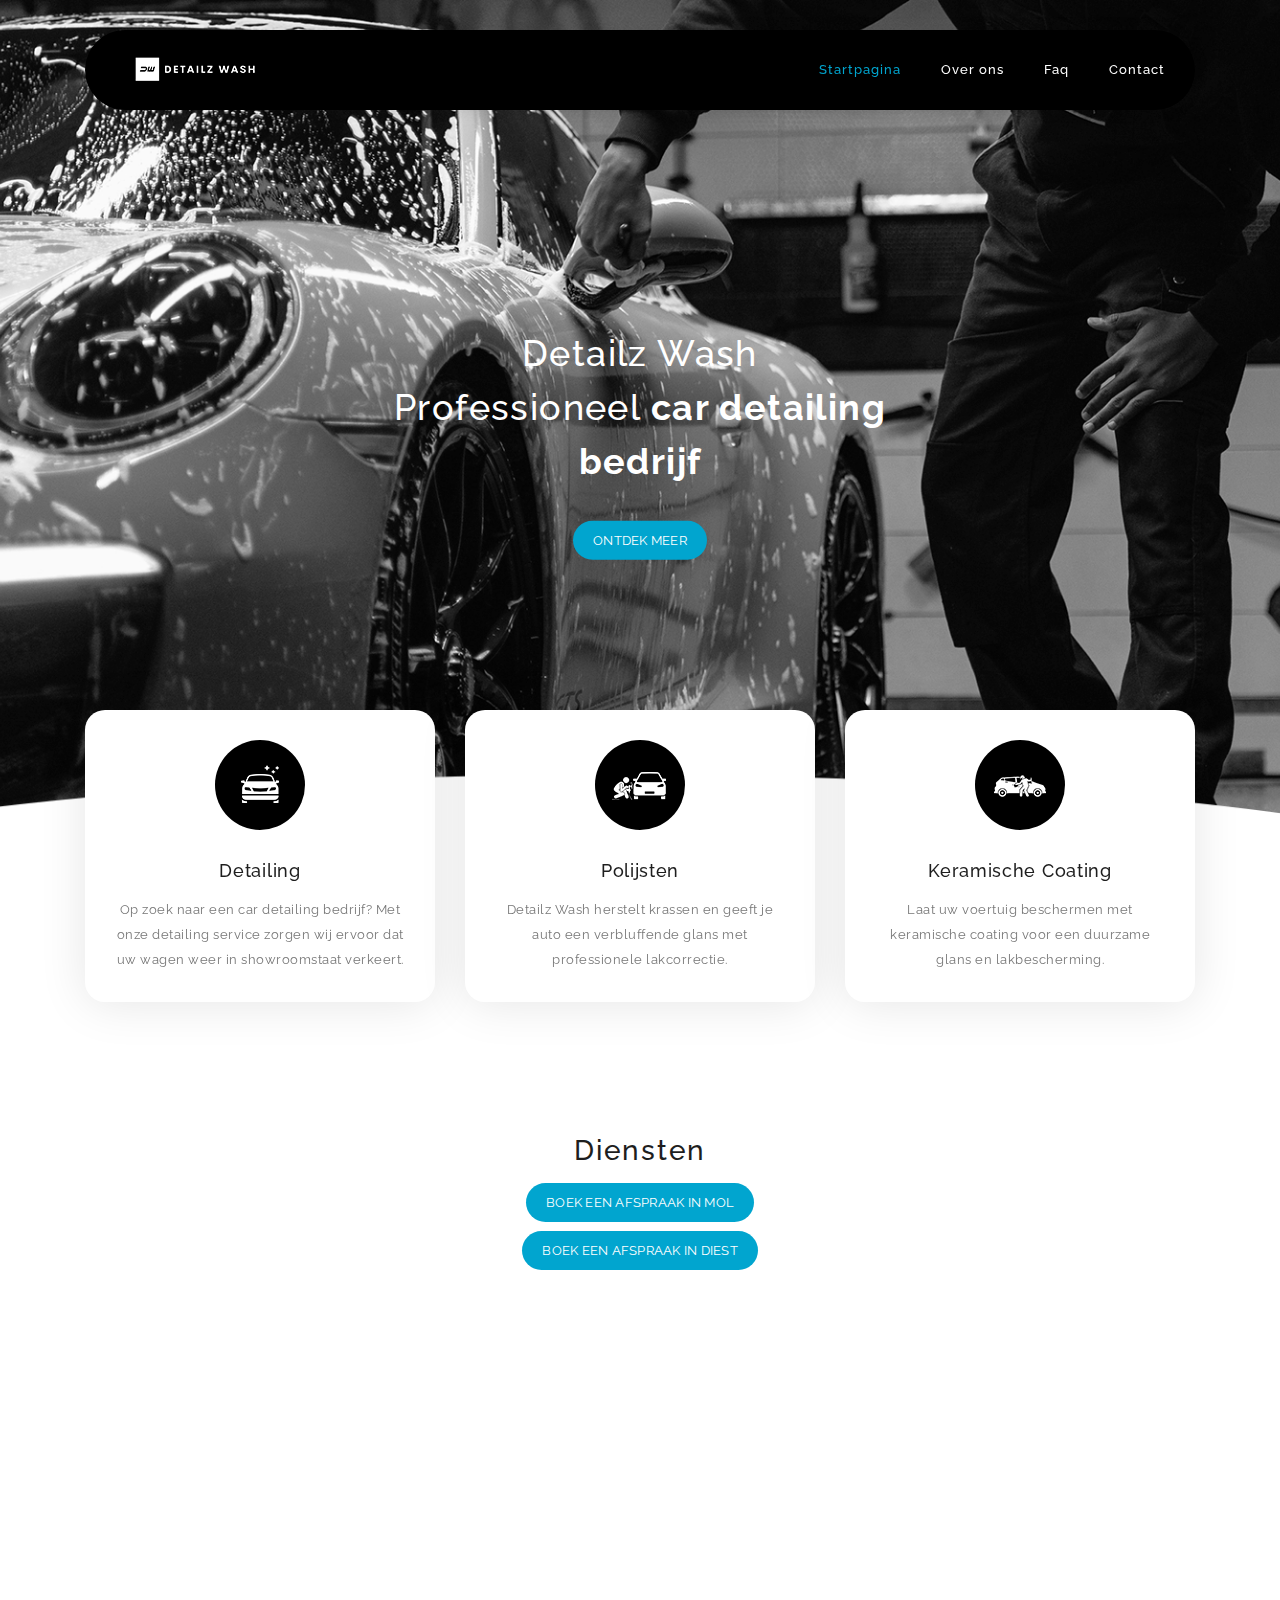
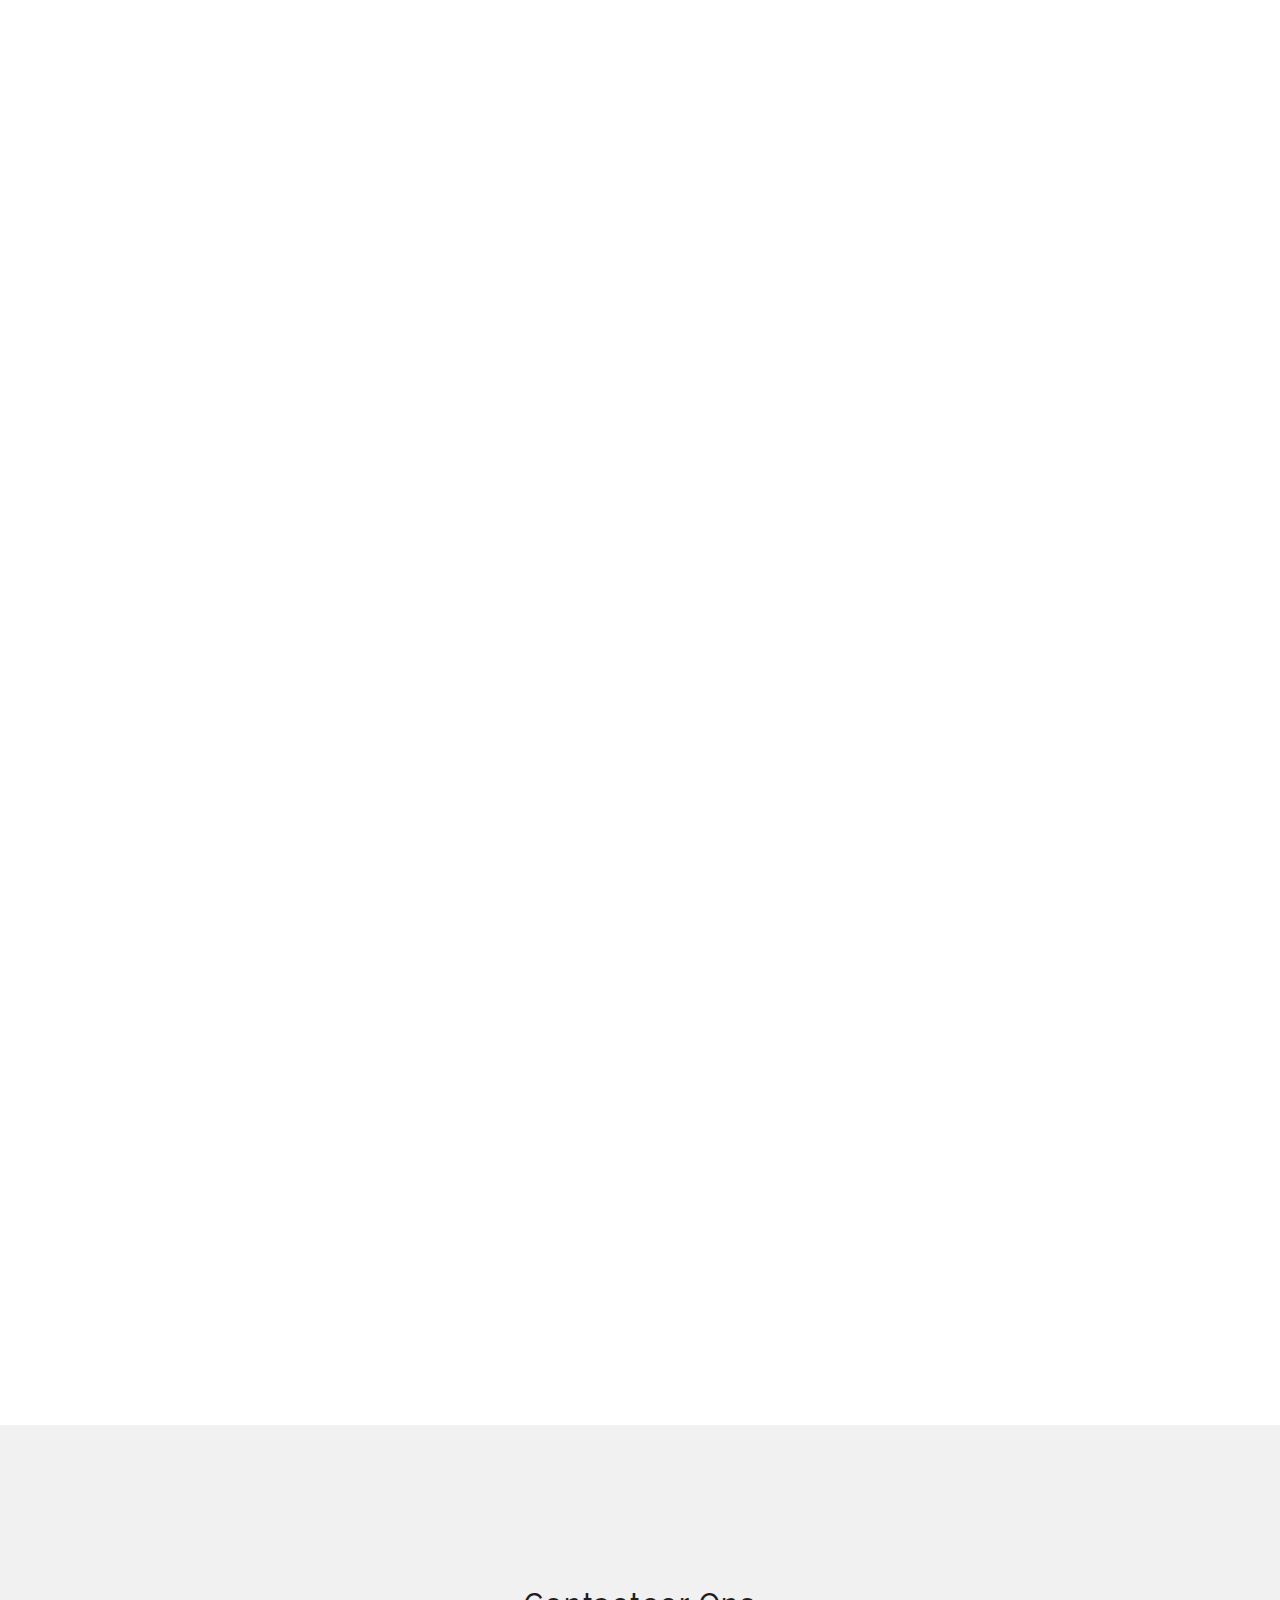
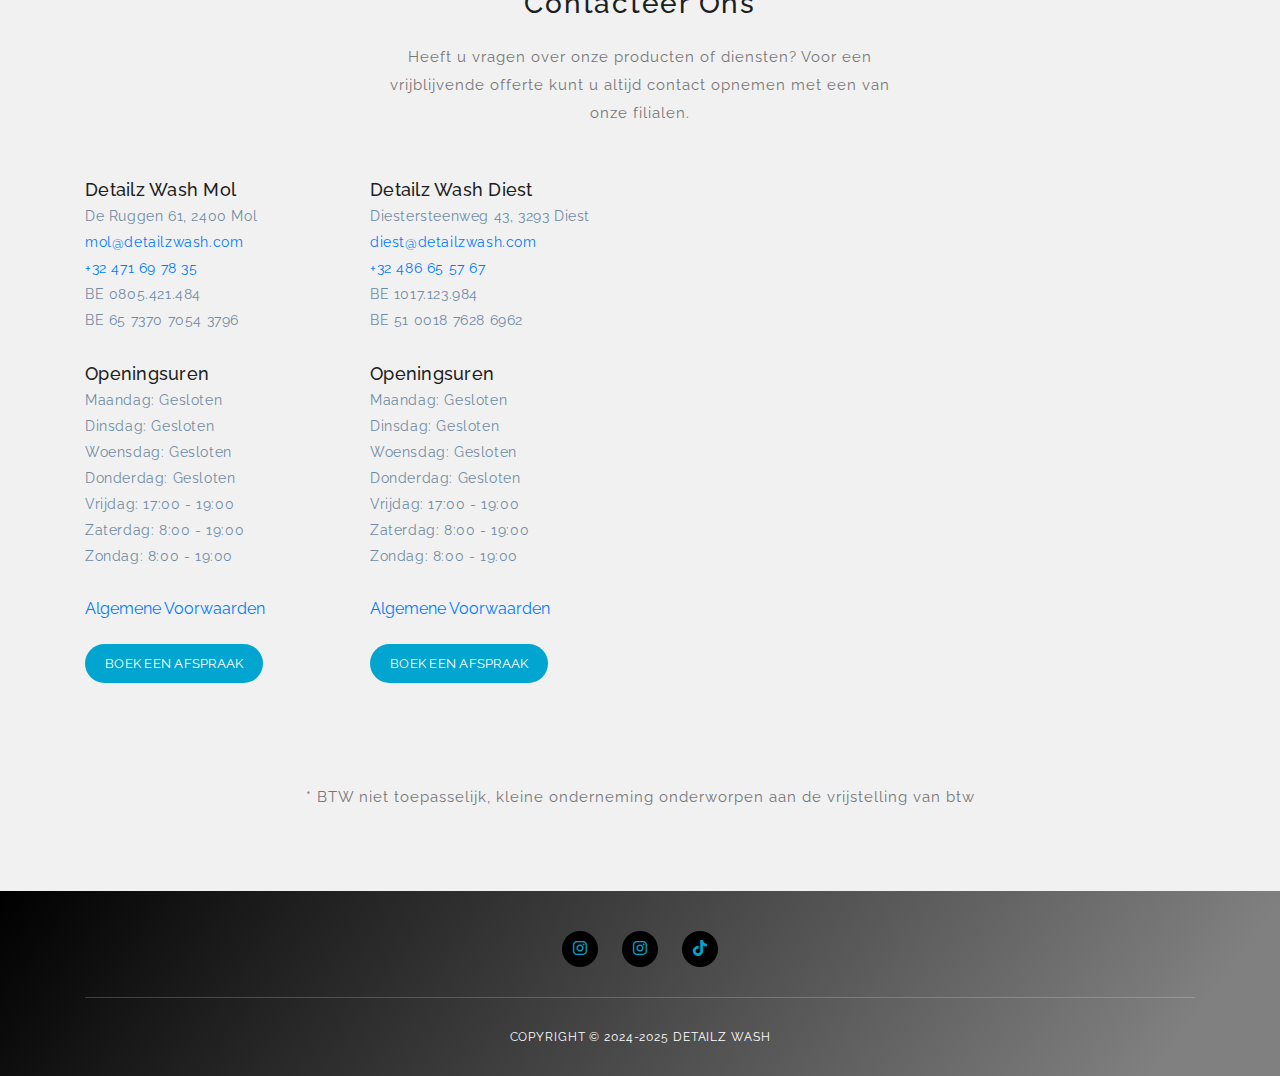
<file: index.html>
<!DOCTYPE html>
<html lang="nl">
    <head>
        <meta charset="utf-8">
        <meta name="viewport" content="width=device-width, initial-scale=1, shrink-to-fit=no">
        <meta name="keywords" content="Hand carwash mol, Hand carwash diest, carwash mol, carwash diest, Detailing, Auto Interieur Reinigen, Dieptereiniging Auto,ditailz wash, Detailz Wash, Detail wash, car care, Auto interieur dieptereiniging voor stoffenzetels, leder zetels reinigen, tapijt en matten reinigen, Auto Polieren Mol, auto polijsten Mol, keramische coating Mol, coating Mol">
        <meta name="author" content="Detailz Wash">
        <link rel="icon" type="image/x-icon" href="./assets/images/favicon.png">
        <link href="https://fonts.googleapis.com/css?family=Raleway:100,300,400,500,700,900" rel="stylesheet">
        <link rel="stylesheet" href="https://cdnjs.cloudflare.com/ajax/libs/font-awesome/6.4.2/css/all.min.css">
        <title>Detailz Wash - Startpagina</title>
        <meta name="description" content="Startpagina van detailz wash">

        <!-- Additional CSS Files -->
        <link rel="stylesheet" type="text/css" href="assets/css/bootstrap.min.css">
        <link rel="stylesheet" type="text/css" href="assets/css/font-awesome.css">
        <link rel="stylesheet" href="assets/css/templatemo-softy-pinko.css">
    </head>
    <body>
    
        <!-- ***** Preloader Start ***** -->
        <div id="preloader">
            <div class="jumper">
                <div></div>
                <div></div>
                <div></div>
            </div>
        </div>  
        <!-- ***** Preloader End ***** -->
        
        
        <!-- ***** Header Area Start ***** -->
        <header class="header-area header-sticky">
            <div class="container">
                <div class="row">
                    <div class="col-12">
                        <nav class="main-nav">
                            <!-- ***** Logo Start ***** -->
                            <a href="#" class="logo">
                                <img src="assets/images/logo.png" alt="detailz wash"/>
                            </a>
                            <!-- ***** Logo End ***** -->
                            <!-- ***** Menu Start ***** -->
                            <ul class="nav">
                                <li><a href="#welcome" class="active">Startpagina</a></li>
                                <li><a href="about-us.html">Over ons</a></li>
                                <li><a href="faq.html">Faq</a></li>
                                <li><a href="contact-us.html">Contact</a></li>
                            </ul>
                            <a class='menu-trigger'>
                                <span>Menu</span>
                            </a>
                            <!-- ***** Menu End ***** -->
                        </nav>
                    </div>
                </div>
            </div>
        </header>
        <!-- ***** Header Area End ***** -->

        <!-- ***** Welcome Area Start ***** -->
        <div class="welcome-area" id="welcome">

            <!-- ***** Header Text Start ***** -->
            <div class="header-text">
                <div class="container">
                    <div class="row">
                        <div class="offset-xl-3 col-xl-6 offset-lg-2 col-lg-8 col-md-12 col-sm-12">
                            <h1>Detailz Wash <br> Professioneel <strong>car detailing bedrijf</strong></h1>
                            <p></p>
                            <a href="#home-feature" class="main-button-slider">Ontdek meer</a>
                        </div>
                    </div>
                </div>
            </div>
            <!-- ***** Header Text End ***** -->
        </div>
        <!-- ***** Welcome Area End ***** -->

        <!-- ***** Features Small Start ***** -->
        <section class="section home-feature" id="home-feature">
            <div class="container">
                <div class="row">
                    <div class="col-lg-12">
                        <div class="row">
                            <!-- ***** Features Small Item Start ***** -->
                            <div class="col-lg-4 col-md-6 col-sm-6 col-12" data-scroll-reveal="enter bottom move 50px over 0.6s after 0.2s">
                                <div class="features-small-item">
                                    <div class="icon">
                                        <i><img src="assets/images/featured-item-01.png" alt=""></i>
                                    </div>
                                    <h5 class="features-title">Detailing</h5>
                                    <p>Op zoek naar een car detailing bedrijf? Met onze detailing service zorgen wij ervoor dat uw wagen weer in showroomstaat verkeert.</p>
                                </div>
                            </div>
                            <!-- ***** Features Small Item End ***** -->

                            <!-- ***** Features Small Item Start ***** -->
                            <div class="col-lg-4 col-md-6 col-sm-6 col-12" data-scroll-reveal="enter bottom move 50px over 0.6s after 0.4s">
                                <div class="features-small-item">
                                    <div class="icon">
                                        <i><img src="assets/images/featured-item-02.png" alt=""></i>
                                    </div>
                                    <h5 class="features-title">Polijsten</h5>
                                    <p>Detailz Wash herstelt krassen en geeft je auto een verbluffende glans met professionele lakcorrectie.</p>
                                </div>
                            </div>
                            <!-- ***** Features Small Item End ***** -->

                            <!-- ***** Features Small Item Start ***** -->
                            <div class="col-lg-4 col-md-6 col-sm-6 col-12" data-scroll-reveal="enter bottom move 50px over 0.6s after 0.6s">
                                <div class="features-small-item">
                                    <div class="icon">
                                        <i><img src="assets/images/featured-item-03.png" alt=""></i>
                                    </div>
                                    <h5 class="features-title">Keramische Coating</h5>
                                    <p>Laat uw voertuig beschermen met keramische coating voor een duurzame glans en lakbescherming.</p>
                                </div>
                            </div>
                            <!-- ***** Features Small Item End ***** -->
                        </div>
                    </div>
                </div>
            </div>
        </section>
        <!-- ***** Features Small End ***** -->

        <!-- ***** Pricing Plans Start ***** -->
        <section class="section " id="pricing-plans">
            <div class="container">
                <!-- ***** Section Title Start ***** -->
                <div class="row">
                    <div class="col-lg-12">
                        <div class="center-heading">
                            <h2 class="section-title">Diensten</h2>
                        </div>
                    </div>
                    <div class="col-12 mb-5">
                        <div class="center-heading">
                            <a href="https://detailz-wash.reservio.com" class="main-button-slider" target="_blank">Boek een afspraak in Mol</a> <br><br>
                            <a href="https://detailz-wash-2.reservio.com" class="main-button-slider" target="_blank">Boek een afspraak in Diest</a>
                        </div>
                    </div>
                </div>
                <!-- ***** Section Title End ***** -->

                <div class="row">
                    <!-- ***** Pricing Item Start ***** -->
                    <div class="col-lg-4 col-md-6 col-sm-12" data-scroll-reveal="enter bottom move 50px over 0.6s after 0.4s">
                        <div class="pricing-item active">
                            <div class="pricing-header">
                                <h3 class="pricing-title">Onderhoudswasbeurt</h3>
                            </div>
                            <div class="pricing-body">
                                <div class="price-wrapper">
                                    <span class="currency">€</span>
                                    <span class="price">50</span>
                                    <span class="period">Grote wagen: + €10</span>
                                </div>
                                <ul class="list">
                                    <li class="active">Stofzuigen en afstoffen</li>   
                                    <li class="active">Ramen en spiegels schoonmaken</li>
                                    <br>                                
                                    <li class="active">Krasvrije handwas (2 emmer methode)</li>
                                    <li class="active">Deurlijsten en instaplijsten reinigen</li>
                                    <li class="active">Velgen, banden en wielkasten reinigen</li>
                                    <li class="active">Drogen met warme lucht en microvezel handdoek</li>
                                    <li class="active">Bandendressing aanbrengen</li>
                                </ul>
                            </div>
                        </div>
                    </div>
                    <!-- ***** Pricing Item End ***** -->
                    <!-- ***** Pricing Item Start ***** -->
                    <div class="col-lg-4 col-md-6 col-sm-12" data-scroll-reveal="enter bottom move 50px over 0.6s after 0.4s">
                        <div class="pricing-item active">
                            <div class="pricing-header">
                                <h3 class="pricing-title">Detailz interieur</h3>
                            </div>
                            <div class="pricing-body">
                                <div class="price-wrapper">
                                    <span class="currency">€</span>
                                    <span class="price">145</span>
                                    <span class="period">Zelfde prijs voor een grote wagen</span>
                                </div>
                                <ul class="list">
                                    <li class="active">Stofzuigen en afstoffen</li>   
                                    <li class="active">Ramen en spiegels schoonmaken</li>
                                    <br>       
                                    <li class="active">Gedetailleerde reiniging met stoomreiniger</li>
                                    <li class="active">Dashboard, middenconsole en deurpanelen</li>                         
                                    <li class="active">Dieptereinigen en voeden van lederen zetels </li>
                                    <li class="active">Dieptereinigen van stoffen zetels </li>
                                    <li class="active">Dieptereinigen van matten en tapijt</li>
                                </ul>
                            </div>
                        </div>
                    </div>
                    <!-- ***** Pricing Item End ***** -->
                    <!-- ***** Pricing Item Start ***** -->
                    <div class="col-lg-4 col-md-6 col-sm-12" data-scroll-reveal="enter bottom move 50px over 0.6s after 0.2s">
                        <div class="pricing-item">
                            <div class="pricing-header">
                                <h3 class="pricing-title">Detailz exterieur</h3>
                            </div>
                            <div class="pricing-body">
                                <div class="price-wrapper">
                                    <span class="currency">€</span>
                                    <span class="price">85</span>
                                    <span class="period">Grote wagen: + €10</span>
                                </div>
                                <ul class="list">
                                    <li class="active">Krasvrije wasbeurt (2 emmer methode)</li>
                                    <li class="active">Reiniging deurlijsten en instaplijsten</li>
                                    <li class="active">Reiniging velgen, banden en wielkasten</li>
                                    <li class="active">Reiniging motorruimte</li>
                                    <br>
                                    <li class="active">Teer en vliegroest verwijderen</li>
                                    <li class="active">Drogen met warme lucht en microvezel handdoek</li>
                                    <li class="active">Spaywax/sealant</li>
                                    <li class="active">Bandendressing</li>
                                </ul>
                            </div>
                        </div>
                    </div>
                    <!-- ***** Pricing Item End ***** -->
                </div>
                <div class="row">
                    <!-- ***** Pricing Item Start ***** -->
                    <div class="col-lg-4 col-md-6 col-sm-12" data-scroll-reveal="enter bottom move 50px over 0.6s after 0.4s">
                        <div class="pricing-item active blue-border">
                            <div class="pricing-header">
                                <h3 class="pricing-title"><b>FULL DETAILZ</b></h3>
                            </div>
                            <div class="pricing-body">
                                <div class="price-wrapper">
                                    <span class="currency">€</span>
                                    <span class="price">195</span>
                                    <span class="period">Grote wagen: + €20</span>
                                </div>
                                <ul class="list">
                                    <li class="active">Detail interieur + Detail exterieur</li>
                                    <br>
                                    <li class="active"><b> Bespaar geld door beide pakketten te combineren!</b></li>
                                </ul>
                            </div>
                        </div>
                    </div>
                    <!-- ***** Pricing Item End ***** -->
                    <!-- ***** Pricing Item Start ***** -->
                    <div class="col-lg-4 col-md-6 col-sm-12" data-scroll-reveal="enter bottom move 50px over 0.6s after 0.6s">
                        <div class="pricing-item">
                            <div class="pricing-header">
                                <h3 class="pricing-title">1-staps Polieren</h3>
                            </div>
                            <div class="pricing-body">
                                <div class="price-wrapper">
                                    <span class="currency">€</span>
                                    <span class="price">325</span>
                                    <span class="period">Grote wagen: + €50</span>
                                </div>
                                <ul class="list">
                                    <li class="active">Verwijderen van lichte krassen</li>
                                    <li class="active">Optimale glans</li>
                                    <br>
                                    <li class="active"><b>Detailz exterieur inbegerepen</b></li>
                                    <br>
                                    <li class="active"><b>Aanbevolen voor wagens met zeer lichte gebruikssporen of nieuwe wagens</b></li>
                                </ul>
                            </div>
                        </div>
                    </div>
                    <div class="col-lg-4 col-md-6 col-sm-12" data-scroll-reveal="enter bottom move 50px over 0.6s after 0.2s">
                        <div class="pricing-item active">
                            <div class="pricing-header">
                                <h3 class="pricing-title">Meerstaps Polieren</h3>
                            </div>
                            <div class="pricing-body">
                                <div class="price-wrapper">
                                    <span class="currency">€</span>
                                    <span class="price">455</span>
                                    <span class="period">Grote wagen: + €60/span>
                                </div>
                                <ul class="list">
                                    <li class="active">Verwijderen van medium tot diepe (was)krassen</li>
                                    <li class="active">Verwijderen van oxidatie en hologrammen</li>
                                    <li class="active">Optimale glans</li>
                                    <br>
                                    <li class="active"><b>Detailz exterieur inbegerepen</b></li>
                                    <br>
                                    <li class="active"><b>Aanbevolen voor wagens met veel gebruikssporen</b></li>
                                </ul>
                            </div>
                        </div>
                    </div>
                    <!-- ***** Pricing Item End ***** -->
                </div>
                <div class="row">
                    <!-- ***** Pricing Item Start ***** -->
                    <div class="col-lg-4 col-md-6 col-sm-12" data-scroll-reveal="enter bottom move 50px over 0.6s after 0.4s">
                        <div class="pricing-item">
                            <div class="pricing-header">
                                <h3 class="pricing-title">Keramische Coating</h3>
                            </div>
                            <div class="pricing-body">
                                <div class="price-wrapper">
                                    <span class="currency">€</span>
                                    <span class="price">275</span>
                                    <span class="period">Grote wagen: + €50</span>
                                </div>
                                <ul class="list">
                                    <li class="active">Aanbrengen CARPRO CQuartz CQUK 3.0 basislaag</li>
                                    <li class="active">CARPRO Gliss 2.0 als toplaag</li>
                                    <br>
                                    <li class="active"><b>Samen te nemen met een polierpakket</b></li>
                                </ul>
                            </div>
                        </div>
                    </div>
                </div>
            </div>
        </section>
        <!-- ***** Pricing Plans End ***** -->

        <!-- <section class="section colored" id="reservatie">
            <div class="container">
                <div class="row">
                    <div class="col-lg-12">
                        <div class="center-heading">
                            <h2 class="section-title">Maak een afspraak</h2>
                        </div>
                    </div>
                    <div class="offset-lg-3 col-lg-6">
                        <div class="center-text">
                        </div>
                    </div>
                </div>

                <div class="row">
                    <div class="col-lg-12 col-md-12 col-sm-12">
                        <iframe src="https://detailz-wash.reservio.com" width="100%" height="700px" frameborder="0"></iframe>
                    </div>
                </div>
            </div>
        </section> -->
       
        <!-- ***** Contact Us Start ***** -->
        <section class="section colored pb-0" id="contact-us">
            <div class="container">
                <!-- ***** Section Title Start ***** -->
                <div class="row">
                    <div class="col-lg-12">
                        <div class="center-heading">
                            <h2 class="section-title">Contacteer Ons</h2>
                        </div>
                    </div>
                    <div class="offset-lg-3 col-lg-6">
                        <div class="center-text">
                            <p>Heeft u vragen over onze producten of diensten? Voor een vrijblijvende offerte kunt u 
                                altijd contact opnemen met een van onze filialen.</p>
                        </div>
                    </div>
                </div>
                <!-- ***** Section Title End ***** -->

                <div class="row">
                    <!-- ***** Contact Text Start ***** -->
                    <div class="col-lg-3 col-md-6 col-sm-12 margin-bottom-30">
                        <div class="row">
                            <div class="col-lg-12 col-md-12 col-sm-12">
                                <h5>Detailz Wash Mol</h5>
                                <div class="contact-text">
                                    <p>De Ruggen 61, 2400 Mol 
                                    <br><a href="mailto:mol@detailzwash.com">mol@detailzwash.com</a>
                                    <br><a href="tel:+32 487 22 46 07">+32 471 69 78 35</a>
                                    <br>BE 0805.421.484
                                    <br>BE 65 7370 7054 3796
                                </div>
                            </div>
                            <div class="col-lg-12 col-md-12 col-sm-12 margin-bottom-30">
                                <h5>Openingsuren</h5>
                                <div class="contact-text">
                                    <p>Maandag: Gesloten
                                    <br>Dinsdag: Gesloten
                                    <br>Woensdag: Gesloten
                                    <br>Donderdag: Gesloten
                                    <br>Vrijdag: 17:00 - 19:00
                                    <br>Zaterdag: 8:00 - 19:00
                                    <br>Zondag: 8:00 - 19:00
                                    </p>
                                </div>
                                <p><a href="./assets/documenten/ALGEMENE VOORWAARDEN.pdf" target="_blank">Algemene Voorwaarden</a></p>
                            </div>
                            <div class="col-lg-12 col-md-12 col-sm-12 margin-bottom-30">
                                <a href="https://detailz-wash.reservio.com/" class="main-button-slider" target="_blank">Boek een afspraak</a>
                            </div>
                        </div>                      
                    </div>
                    <div class="col-lg-3 col-md-6 col-sm-12">
                        <div class="row">
                            <div class="col-lg-12 col-md-12 col-sm-12">
                                <h5>Detailz Wash Diest</h5>
                                <div class="contact-text">
                                    <p>Diestersteenweg 43, 3293 Diest
                                    <br><a href="mailto:diest@detailzwash.com">diest@detailzwash.com</a>
                                    <br><a href="tel:+32 486 65 57 67">+32 486 65 57 67</a>
                                    <br>BE 1017.123.984
                                    <br>BE 51 0018 7628 6962</p>
                                </div>
                            </div>
                            <div class="col-lg-12 col-md-12 col-sm-12 margin-bottom-30">
                                <h5>Openingsuren</h5>
                                <div class="contact-text">
                                    <p>Maandag: Gesloten
                                    <br>Dinsdag: Gesloten
                                    <br>Woensdag: Gesloten
                                    <br>Donderdag: Gesloten
                                    <br>Vrijdag: 17:00 - 19:00
                                    <br>Zaterdag: 8:00 - 19:00
                                    <br>Zondag: 8:00 - 19:00
                                    </p>
                                </div>
                                <p><a href="./assets/documenten/ALGEMENE VOORWAARDEN2.pdf" target="_blank">Algemene Voorwaarden</a></p>
                            </div>
                            <div class="col-lg-12 col-md-12 col-sm-12 margin-bottom-30">
                                <a href="https://detailz-wash-2.reservio.com" class="main-button-slider" target="_blank">Boek een afspraak</a>
                            </div>
                        </div>
                        
                    </div>
                    <!-- ***** Contact Text End ***** -->

                    <!-- ***** Contact maps Start ***** -->
                    <div class="col-lg-6 col-md-6 col-sm-12">
                        <iframe src="https://www.google.com/maps/d/embed?mid=1EQJM-PC1qUR5nwoQfsppIqQo2VxsBiA&ehbc=2E312F" style="border:0; width: 100%; height: 500px;" allowfullscreen="" loading="lazy" referrerpolicy="no-referrer-when-downgrade"></iframe>
                    </div>
                    <!-- ***** Contact maps End ***** -->
                    <div class="col-lg-12 col-md-12 col-sm-12 mt-5 center-text">
                        <p>* BTW niet toepasselijk, kleine onderneming onderworpen aan de vrijstelling van btw</p>
                    </div>
                </div>
            </div>
        </section>
        <!-- ***** Contact Us End ***** -->
        
        <!-- ***** Footer Start ***** -->
        <footer>
            <div class="container">
                <div class="row">
                    <div class="col-lg-12 col-md-12 col-sm-12">
                        <ul class="social">
                            <!-- <li><a href="https://wa.me/message/7E75R4XCBLVLF1" target="_blank"><i class="fa-brands fa-whatsapp"></i></a></li> -->
                            <!-- <li><a href="https://www.youtube.com/@detailz_wash/" target="_blank"><i class="fa-brands fa-youtube"></i></a></li> -->
                            <li><a href="https://www.instagram.com/detailz_wash/" target="_blank"><i class="fa-brands fa-instagram"></i></a></li>
                            <li><a href="https://www.instagram.com/detailz_wash2/" target="_blank"><i class="fa-brands fa-instagram"></i></a></li>
                            <li><a href="https://www.tiktok.com/@detailz_wash" target="_blank"><i class="fa-brands fa-tiktok social_media"></i></a></li>
                            <!-- <li><a href="https://www.linkedin.com/company/99967498/" target="_blank"><i class="fa-brands fa-linkedin"></i></a></li> -->
                        </ul>
                    </div>
                </div>
                <div class="row">
                    <div class="col-lg-12">
                        <p class="copyright">Copyright &copy; 2024-2025 Detailz Wash</p>
                    </div>
                </div>
            </div>
        </footer>
        
        <!-- jQuery -->
        <script src="assets/js/jquery-2.1.0.min.js"></script>

        <!-- Bootstrap -->
        <script src="assets/js/popper.js"></script>
        <script src="assets/js/bootstrap.min.js"></script>

        <!-- Plugins -->
        <script src="assets/js/scrollreveal.min.js"></script>
        <script src="assets/js/waypoints.min.js"></script>
        <script src="assets/js/jquery.counterup.min.js"></script>
        <script src="assets/js/imgfix.min.js"></script> 
        
        <!-- Global Init -->
        <script src="assets/js/custom.js"></script>
    </body>
</html>
</file>
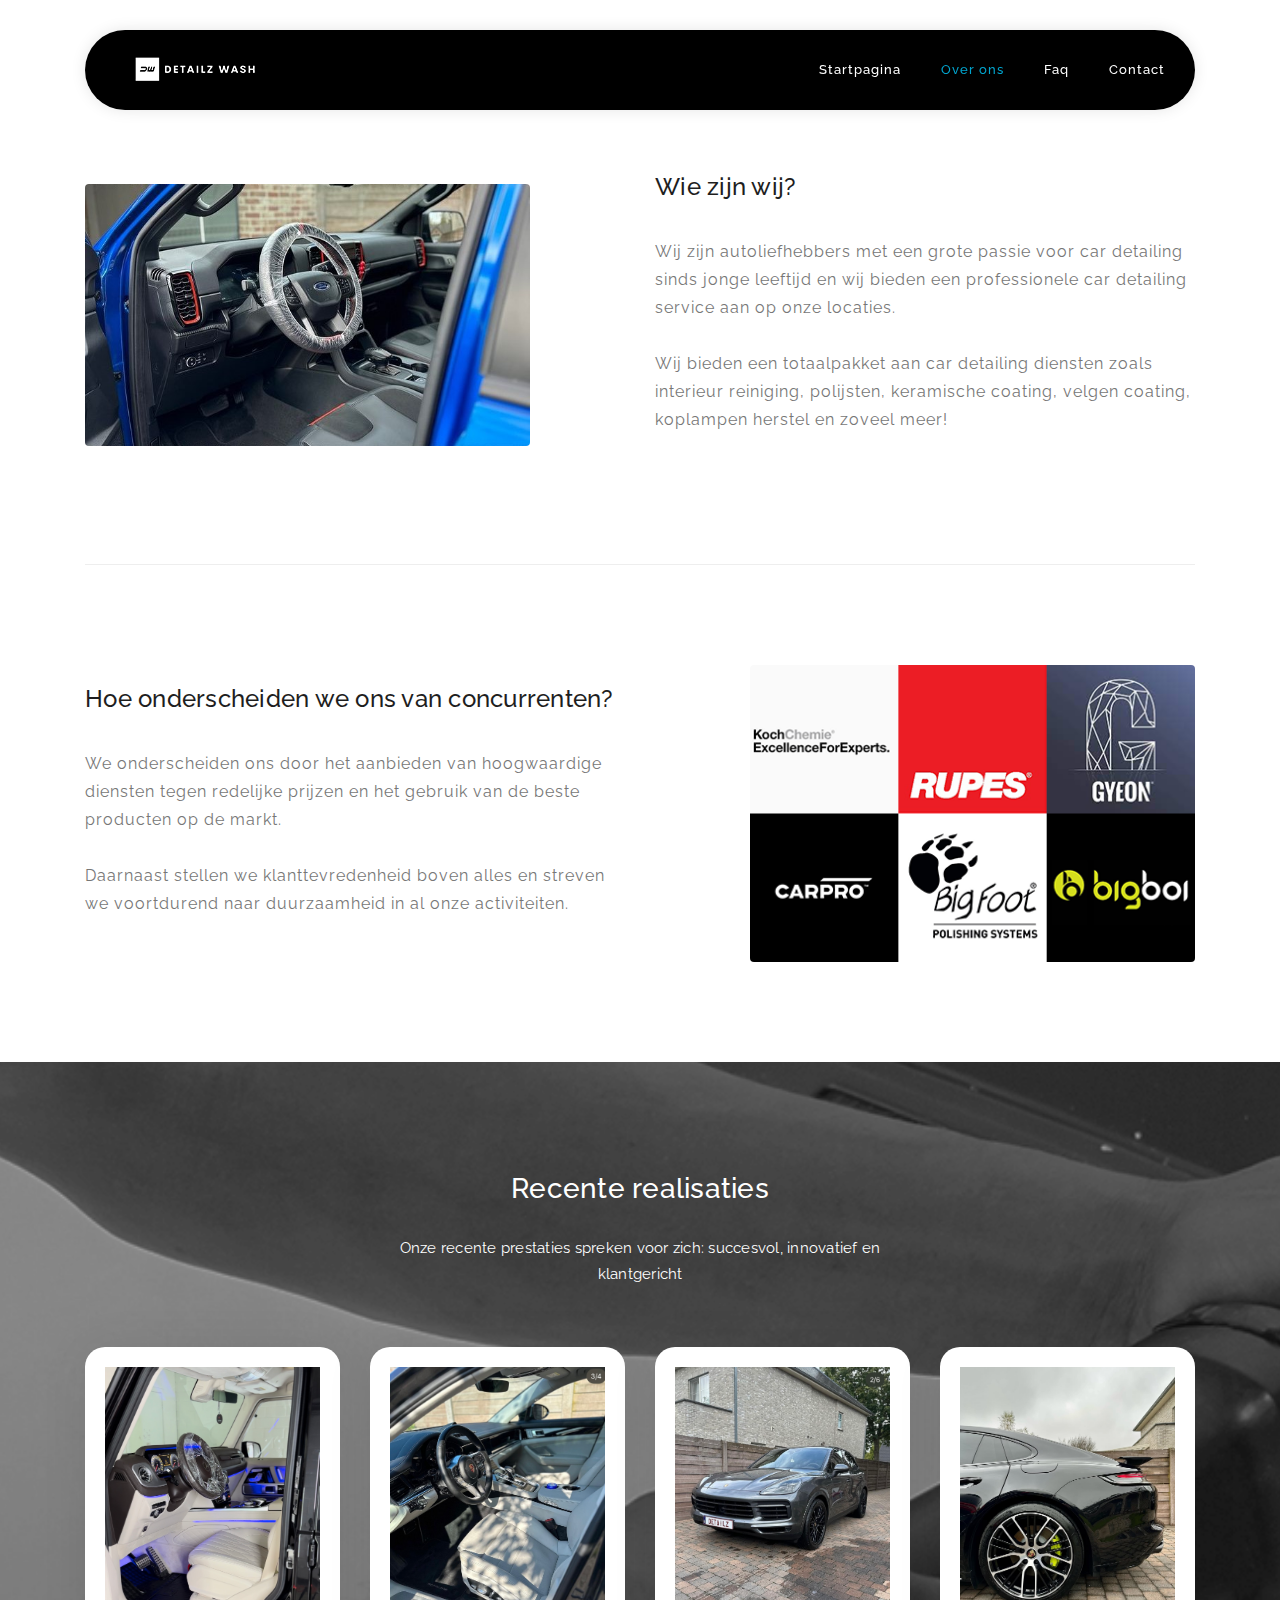
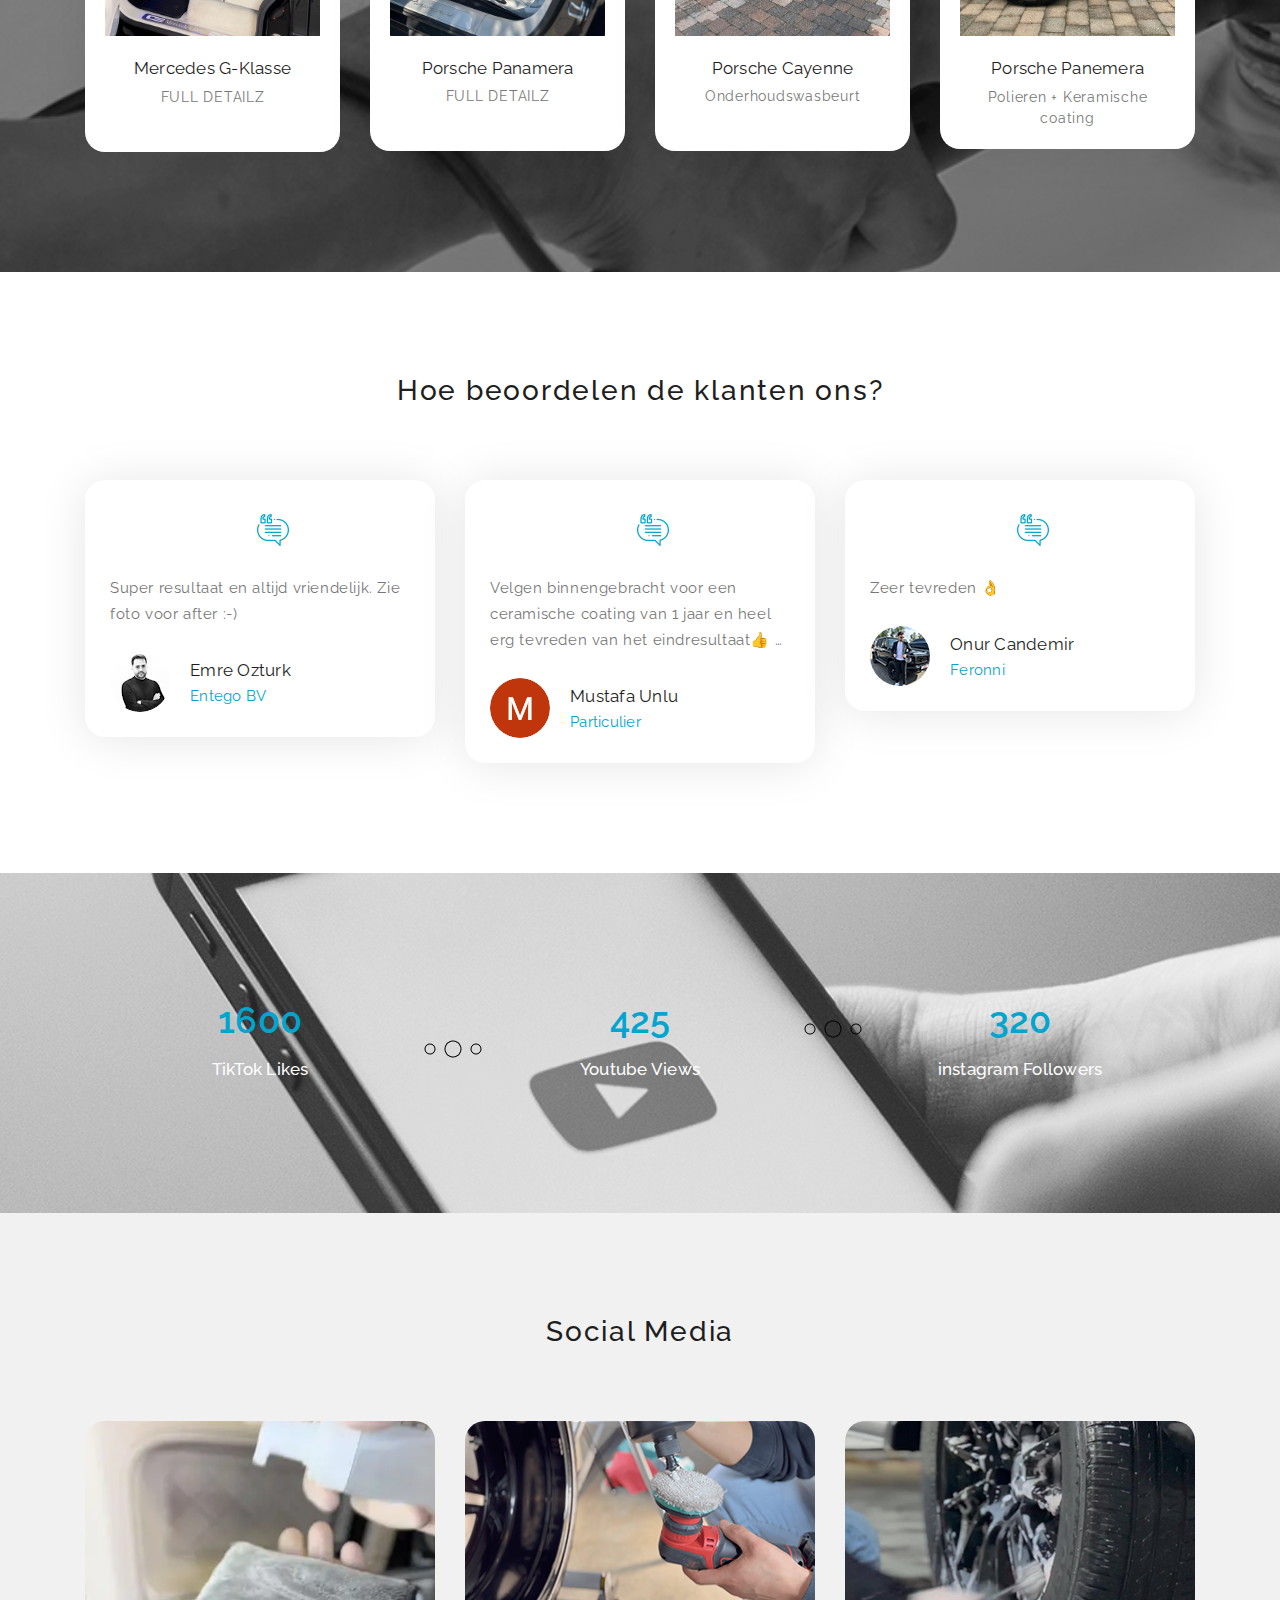
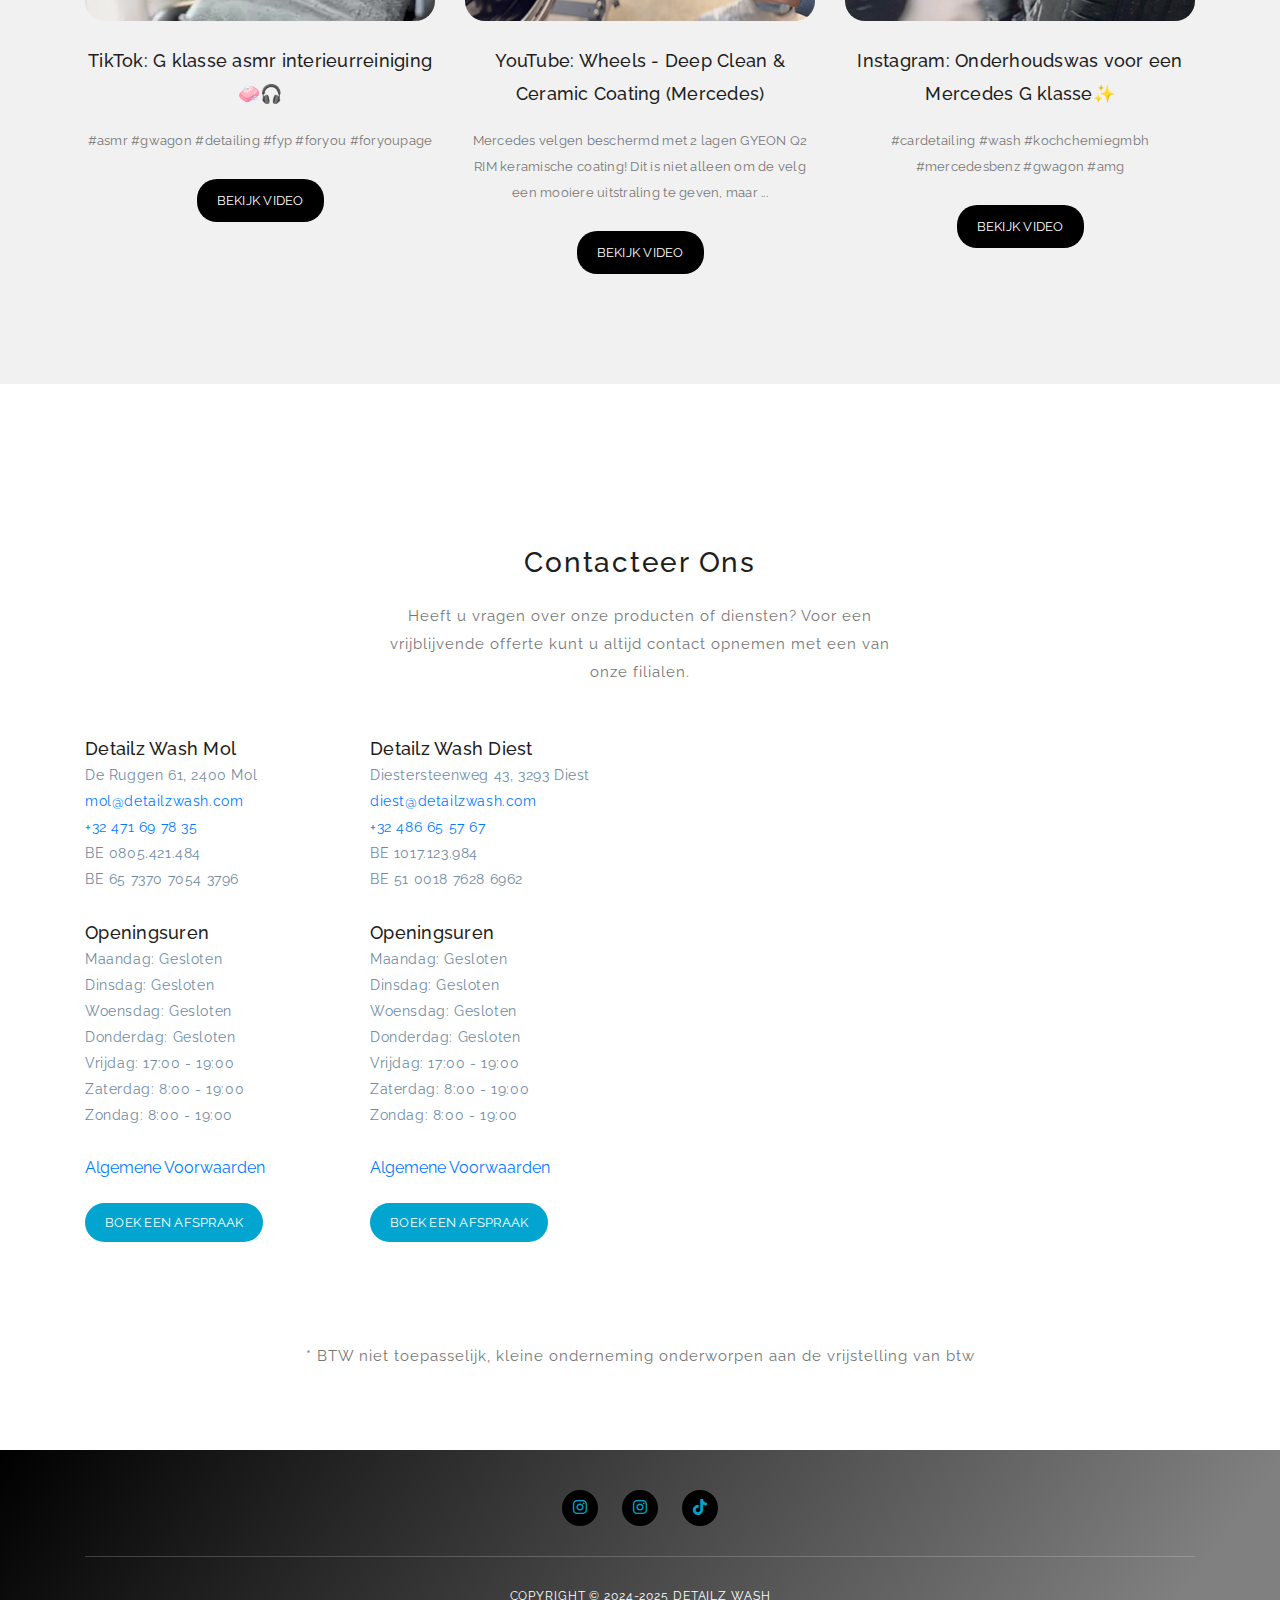
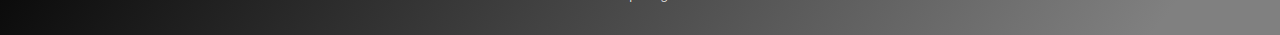
<file: about-us.html>
<!DOCTYPE html>
<html lang="nl">
    <head>
        <meta charset="utf-8">
        <meta name="viewport" content="width=device-width, initial-scale=1, shrink-to-fit=no">
        <meta name="keywords" content="Hand carwash mol, Hand carwash diest, carwash mol, carwash diest, Detailing, Auto Interieur Reinigen, Dieptereiniging Auto,ditailz wash, Detailz Wash, Detail wash, car care, Auto interieur dieptereiniging voor stoffenzetels, leder zetels reinigen, tapijt en matten reinigen, Auto Polieren Mol, auto polijsten Mol, keramische coating Mol, coating Mol">
        <meta name="author" content="Detailz Wash">
        <link rel="icon" type="image/x-icon" href="./assets/images/favicon.png">
        <link href="https://fonts.googleapis.com/css?family=Raleway:100,300,400,500,700,900" rel="stylesheet">
        <link rel="stylesheet" href="https://cdnjs.cloudflare.com/ajax/libs/font-awesome/6.4.2/css/all.min.css">
        <title>Detailz Wash - Over ons</title>
        <meta name="description" content="Over ons pagina van detailz wash">

        <!-- Additional CSS Files -->
        <link rel="stylesheet" type="text/css" href="assets/css/bootstrap.min.css">
        <link rel="stylesheet" type="text/css" href="assets/css/font-awesome.css">
        <link rel="stylesheet" href="assets/css/templatemo-softy-pinko.css">
    </head>
    <body>
    
        <!-- ***** Preloader Start ***** -->
        <div id="preloader">
            <div class="jumper">
                <div></div>
                <div></div>
                <div></div>
            </div>
        </div>  
        <!-- ***** Preloader End ***** -->
        
        
        <!-- ***** Header Area Start ***** -->
        <header class="header-area header-sticky">
            <div class="container">
                <div class="row">
                    <div class="col-12">
                        <nav class="main-nav">
                            <!-- ***** Logo Start ***** -->
                            <a href="#" class="logo">
                                <img src="assets/images/logo.png" alt="detailz wash"/>
                            </a>
                            <!-- ***** Logo End ***** -->
                            <!-- ***** Menu Start ***** -->
                            <ul class="nav">
                                <li><a href="index.html">Startpagina</a></li>
                                <li><a href="about-us.html" class="active">Over ons</a></li>
                                <li><a href="faq.html">Faq</a></li>
                                <li><a href="contact-us.html">Contact</a></li>
                            </ul>
                            <a class='menu-trigger'>
                                <span>Menu</span>
                            </a>
                            <!-- ***** Menu End ***** -->
                        </nav>
                    </div>
                </div>
            </div>
        </header>
        <!-- ***** Header Area End ***** -->

        <!-- ***** Features Big Item Start ***** -->
        <section class="section mt-5 padding-top-70 padding-bottom-0" id="features">
            <div class="container">
                <div class="row mt-5">
                    <div class="col-lg-5 col-md-12 col-sm-12 align-self-center" data-scroll-reveal="enter left move 30px over 0.6s after 0.4s">
                        <img src="assets/images/test.jpg" class="rounded img-fluid d-block mx-auto" alt="App">
                    </div>
                    <div class="col-lg-1"></div>
                    <div class="col-lg-6 col-md-12 col-sm-12 align-self-center mobile-top-fix">
                        <div class="left-heading">
                            <h2 class="section-title">Wie zijn wij?</h2>
                        </div>
                        <div class="left-text">
                            <p>Wij zijn autoliefhebbers met een grote passie voor car detailing sinds jonge leeftijd en wij bieden een professionele car 
                                detailing service aan op onze locaties. <br><br> Wij bieden een totaalpakket aan car detailing diensten zoals interieur reiniging, 
                                polijsten, keramische coating, velgen coating, koplampen herstel en zoveel meer!
                            </p>
                        </div>
                    </div>
                </div>
                <div class="row">
                    <div class="col-lg-12">
                        <div class="hr"></div>
                    </div>
                </div>
            </div>
        </section>
        <!-- ***** Features Big Item End ***** -->

        <!-- ***** Features Big Item Start ***** -->
        <section class="section padding-bottom-100">
            <div class="container">
                <div class="row">
                    <div class="col-lg-6 col-md-12 col-sm-12 align-self-center mobile-bottom-fix">
                        <div class="left-heading">
                            <h2 class="section-title">Hoe onderscheiden we ons van concurrenten?</h2>
                        </div>
                        <div class="left-text">
                            <p>We onderscheiden ons door het aanbieden van hoogwaardige diensten tegen redelijke prijzen en het gebruik van de beste producten op de markt.
                                <br><br> Daarnaast stellen we klanttevredenheid boven alles en streven we voortdurend naar duurzaamheid in al onze activiteiten.
                            </p>
                        </div>
                    </div>
                    <div class="col-lg-1"></div>
                    <div class="col-lg-5 col-md-12 col-sm-12 align-self-center mobile-bottom-fix-big" data-scroll-reveal="enter right move 30px over 0.6s after 0.4s">
                        <img src="assets/images/right-image.png" class="rounded img-fluid d-block mx-auto" alt="App">
                    </div>
                </div>
            </div>
        </section>
        <!-- ***** Features Big Item End ***** -->

        <!-- ***** Home Parallax Start ***** -->
        <section class="mini" id="work-process">
            <div class="mini-content">
                <div class="container">
                    <div class="row">
                        <div class="offset-lg-3 col-lg-6">
                            <div class="info">
                                <h1>Recente realisaties</h1>
                                <p>Onze recente prestaties spreken voor zich: succesvol, innovatief en klantgericht</p>
                            </div>
                        </div>
                    </div>

                    <!-- ***** Mini Box Start ***** -->
                    <div class="row">
                        <div class="col-lg-3 col-md-3 col-sm-6 col-6">
                            <a href="https://www.instagram.com/p/CwLB-hjI6q_/?utm_source=ig_web_copy_link&igshid=MzRlODBiNWFlZA==" target="_blank" class="mini-box">
                                <i><img src="assets/images/gwagon.jpg" alt=""></i>
                                <strong>Mercedes G-Klasse</strong>
                                <span>FULL DETAILZ</span><br>
                            </a>
                        </div>
                        <div class="col-lg-3 col-md-3 col-sm-6 col-6">
                            <a href="https://www.instagram.com/p/Cw9u8hXr_a9/?utm_source=ig_web_copy_link&igshid=MzRlODBiNWFlZA==" target="_blank" class="mini-box">
                                <i><img src="assets/images/porsche panemera.jpg" alt=""></i>
                                <strong>Porsche Panamera</strong>
                                <span>FULL DETAILZ</span><br>
                            </a>
                        </div>
                        <div class="col-lg-3 col-md-3 col-sm-6 col-6">
                            <a href="https://www.instagram.com/p/CwsJLNQLQ1f/?utm_source=ig_web_copy_link&igshid=MzRlODBiNWFlZA==" target="_blank" class="mini-box">
                                <i><img src="assets/images/porsche cayyene.jpg" alt=""></i>
                                <strong>Porsche Cayenne</strong>
                                <span>Onderhoudswasbeurt</span><br>
                            </a>
                        </div>
                        <div class="col-lg-3 col-md-3 col-sm-6 col-6">
                            <a href="https://www.instagram.com/detailz_wash/p/DBwYA0esmRt/?img_index=1" target="_blank" class="mini-box">
                                <i><img src="assets/images/porschepanemera.jpg" alt=""></i>
                                <strong>Porsche Panemera</strong>
                                <span>Polieren + Keramische coating</span>

                            </a>
                        </div>
                    </div>
                    <!-- ***** Mini Box End ***** -->
                </div>
            </div>
        </section>
        <!-- ***** Home Parallax End ***** -->

        <!-- ***** Testimonials Start ***** -->
        <section class="section" id="testimonials">
            <div class="container">
                <!-- ***** Section Title Start ***** -->
                <div class="row">
                    <div class="col-lg-12">
                        <div class="center-heading">
                            <h2 class="section-title">Hoe beoordelen de klanten ons?</h2>
                        </div>
                    </div>
                    <div class="offset-lg-3 col-lg-6">
                        <div class="center-text">
                        </div>
                    </div>
                </div>
                <!-- ***** Section Title End ***** -->

                <div class="row">
                    <!-- ***** Testimonials Item Start ***** -->
                    <div class="col-lg-4 col-md-6 col-sm-12">
                        <div class="team-item">
                            <a href="https://g.co/kgs/fWVCBp" target="_blank">
                                <div class="team-content">
                                    <i><img src="assets/images/testimonial-icon.png" alt=""></i>
                                    <p>Super resultaat en altijd vriendelijk. Zie foto voor after :-) </p>
                                    <div class="user-image">
                                        <img src="assets/images/emre ozturk.png" alt="">
                                    </div>
                                    <div class="team-info">
                                        <h3 class="user-name">Emre Ozturk</h3>
                                        <span>Entego BV</span>
                                    </div>
                                </div>
                            </a>
                        </div>
                    </div>
                    <!-- ***** Testimonials Item End ***** -->
                    
                    <!-- ***** Testimonials Item Start ***** -->
                    <div class="col-lg-4 col-md-6 col-sm-12">
                        <div class="team-item">
                            <a href="https://g.co/kgs/QgmEoE" target="_blank">
                                <div class="team-content">
                                    <i><img src="assets/images/testimonial-icon.png" alt=""></i>
                                    <p>Velgen binnengebracht voor een ceramische coating van 1 jaar en heel erg tevreden van het eindresultaat👍 …</p>
                                    <div class="user-image">
                                        <img src="assets/images/mustafa unlu.png" alt="">
                                    </div>
                                    <div class="team-info">
                                        <h3 class="user-name">Mustafa Unlu</h3>
                                        <span>Particulier</span>
                                    </div>
                                </div>
                            </a>
                        </div>
                    </div>
                    <!-- ***** Testimonials Item End ***** -->
                    
                    <!-- ***** Testimonials Item Start ***** -->
                    <div class="col-lg-4 col-md-6 col-sm-12">
                        <div class="team-item">
                            <a href="https://g.co/kgs/5pHyJe" target="_blank">
                                <div class="team-content">
                                    <i><img src="assets/images/testimonial-icon.png" alt=""></i>
                                    <p>Zeer tevreden 👌</p>
                                    <div class="user-image">
                                        <img src="assets/images/onur candemir.png" alt="">
                                    </div>
                                    <div class="team-info">
                                        <h3 class="user-name">Onur Candemir</h3>
                                        <span>Feronni</span>
                                    </div>
                                </div>
                            </a>
                        </div>
                    </div>
                    <!-- ***** Testimonials Item End ***** -->
                </div>
            </div>
        </section>
        <!-- ***** Testimonials End ***** -->

        <!-- ***** Counter Parallax Start ***** -->
        <section class="counter">
            <div class="content">
                <div class="container">
                    <div class="row">
                        <div class="col-lg-4 col-md-4 col-sm-12">
                            <div class="count-item decoration-bottom">
                                <strong class="numbers">1600</strong>
                                <span>TikTok Likes</span>
                            </div>
                        </div>
                        <div class="col-lg-4 col-md-4 col-sm-12">
                            <div class="count-item decoration-top">
                                <strong class="numbers">425</strong>
                                <span>Youtube Views</span>
                            </div>
                        </div>
                        <div class="col-lg-4 col-md-4 col-sm-12">
                            <div class="count-item">
                                <strong class="numbers">320</strong>
                                <span>instagram Followers</span>
                            </div>
                        </div>
                    </div>
                </div>
            </div>
        </section>
        <!-- ***** Counter Parallax End ***** -->   

        <!-- ***** Blog Start ***** -->
        <section class="section colored" id="blog">
            <div class="container">
                <!-- ***** Section Title Start ***** -->
                <div class="row">
                    <div class="col-lg-12">
                        <div class="center-heading">
                            <h2 class="section-title">Social Media</h2>
                        </div>
                    </div>
                    <div class="offset-lg-3 col-lg-6">
                        <div class="center-text">
                        </div>
                    </div>
                </div>
                <!-- ***** Section Title End ***** -->

                <div class="row">
                    <div class="col-lg-4 col-md-6 col-sm-12">
                        <div class="blog-post-thumb">
                            <div class="img">
                                <img src="assets/images/blog-item-01.png" alt="">
                            </div>
                            <div class="blog-content">
                                <h3>
                                    <a href="#">TikTok: G klasse asmr interieurreiniging🧼🎧</a>
                                </h3>
                                <div class="text">
                                    #asmr #gwagon #detailing #fyp #foryou #foryoupage
                                </div>
                                <a href="https://www.tiktok.com/@detailz_wash/video/7291653294483655968" target="_blank" class="main-button">Bekijk video</a>
                            </div>
                        </div>
                    </div>
                    <div class="col-lg-4 col-md-6 col-sm-12">
                        <div class="blog-post-thumb">
                            <div class="img">
                                <img src="assets/images/blog-item-02.png" alt="">
                            </div>
                            <div class="blog-content">
                                <h3>
                                    <a href="#">YouTube: Wheels - Deep Clean & Ceramic Coating (Mercedes)</a>
                                </h3>
                                <div class="text">
                                    Mercedes velgen beschermd met 2 lagen GYEON Q2 RIM keramische coating! Dit is niet alleen om de velg een mooiere uitstraling te geven, maar ...
                                </div>
                                <a href="https://www.youtube.com/watch?v=0pRwF2XR7Uc&t=25s" target="_blank" class="main-button">Bekijk video</a>
                            </div>
                        </div>
                    </div>
                    <div class="col-lg-4 col-md-6 col-sm-12">
                        <div class="blog-post-thumb">
                            <div class="img">
                                <img src="assets/images/blog-item-03.png" alt="">
                            </div>
                            <div class="blog-content">
                                <h3>
                                    <a href="#">Instagram: Onderhoudswas voor een Mercedes G klasse✨</a>
                                </h3>
                                <div class="text">
                                    #cardetailing #wash #kochchemiegmbh #mercedesbenz #gwagon #amg
                                </div>
                                <a href="https://www.instagram.com/reel/CydGdpKrL5U/" target="_blank" class="main-button">Bekijk video</a>
                            </div>
                        </div>
                    </div>
                </div>
            </div>
        </section>
        <!-- ***** Blog End ***** -->

        <section class="section  pb-0" id="contact-us">
            <div class="container">
                <!-- ***** Section Title Start ***** -->
                <div class="row">
                    <div class="col-lg-12">
                        <div class="center-heading">
                            <h2 class="section-title">Contacteer Ons</h2>
                        </div>
                    </div>
                    <div class="offset-lg-3 col-lg-6">
                        <div class="center-text">
                            <p>Heeft u vragen over onze producten of diensten? Voor een vrijblijvende offerte kunt u 
                                altijd contact opnemen met een van onze filialen.</p>
                        </div>
                    </div>
                </div>
                <!-- ***** Section Title End ***** -->

                <div class="row">
                    <!-- ***** Contact Text Start ***** -->
                    <div class="col-lg-3 col-md-6 col-sm-12 margin-bottom-30">
                        <div class="row">
                            <div class="col-lg-12 col-md-12 col-sm-12">
                                <h5>Detailz Wash Mol</h5>
                                <div class="contact-text">
                                    <p>De Ruggen 61, 2400 Mol 
                                    <br><a href="mailto:mol@detailzwash.com">mol@detailzwash.com</a>
                                    <br><a href="tel:+32 487 22 46 07">+32 471 69 78 35</a>
                                    <br>BE 0805.421.484
                                    <br>BE 65 7370 7054 3796
                                </div>
                            </div>
                            <div class="col-lg-12 col-md-12 col-sm-12 margin-bottom-30">
                                <h5>Openingsuren</h5>
                                <div class="contact-text">
                                    <p>Maandag: Gesloten
                                    <br>Dinsdag: Gesloten
                                    <br>Woensdag: Gesloten
                                    <br>Donderdag: Gesloten
                                    <br>Vrijdag: 17:00 - 19:00
                                    <br>Zaterdag: 8:00 - 19:00
                                    <br>Zondag: 8:00 - 19:00
                                    </p>
                                </div>
                                <p><a href="./assets/documenten/ALGEMENE VOORWAARDEN.pdf" target="_blank">Algemene Voorwaarden</a></p>
                            </div>
                            <div class="col-lg-12 col-md-12 col-sm-12 margin-bottom-30">
                                <a href="https://detailz-wash.reservio.com/" class="main-button-slider" target="_blank">Boek een afspraak</a>
                            </div>
                        </div>                      
                    </div>
                    <div class="col-lg-3 col-md-6 col-sm-12">
                        <div class="row">
                            <div class="col-lg-12 col-md-12 col-sm-12">
                                <h5>Detailz Wash Diest</h5>
                                <div class="contact-text">
                                    <p>Diestersteenweg 43, 3293 Diest
                                    <br><a href="mailto:diest@detailzwash.com">diest@detailzwash.com</a>
                                    <br><a href="tel:+32 486 65 57 67">+32 486 65 57 67</a>
                                    <br>BE 1017.123.984
                                    <br>BE 51 0018 7628 6962</p>
                                </div>
                            </div>
                            <div class="col-lg-12 col-md-12 col-sm-12 margin-bottom-30">
                                <h5>Openingsuren</h5>
                                <div class="contact-text">
                                    <p>Maandag: Gesloten
                                    <br>Dinsdag: Gesloten
                                    <br>Woensdag: Gesloten
                                    <br>Donderdag: Gesloten
                                    <br>Vrijdag: 17:00 - 19:00
                                    <br>Zaterdag: 8:00 - 19:00
                                    <br>Zondag: 8:00 - 19:00
                                    </p>
                                </div>
                                <p><a href="./assets/documenten/ALGEMENE VOORWAARDEN2.pdf" target="_blank">Algemene Voorwaarden</a></p>
                            </div>
                            <div class="col-lg-12 col-md-12 col-sm-12 margin-bottom-30">
                                <a href="https://detailz-wash-2.reservio.com" class="main-button-slider" target="_blank">Boek een afspraak</a>
                            </div>
                        </div>
                        
                    </div>
                    <!-- ***** Contact Text End ***** -->

                    <!-- ***** Contact maps Start ***** -->
                    <div class="col-lg-6 col-md-6 col-sm-12">
                        <iframe src="https://www.google.com/maps/d/embed?mid=1EQJM-PC1qUR5nwoQfsppIqQo2VxsBiA&ehbc=2E312F" style="border:0; width: 100%; height: 500px;" allowfullscreen="" loading="lazy" referrerpolicy="no-referrer-when-downgrade"></iframe>
                    </div>
                    <!-- ***** Contact maps End ***** -->
                    <div class="col-lg-12 col-md-12 col-sm-12 mt-5 center-text">
                        <p>* BTW niet toepasselijk, kleine onderneming onderworpen aan de vrijstelling van btw</p>
                    </div>
                </div>
            </div>
        </section>
        <!-- ***** Contact Us End ***** -->
        
        <!-- ***** Footer Start ***** -->
        <footer>
            <div class="container">
                <div class="row">
                    <div class="col-lg-12 col-md-12 col-sm-12">
                        <ul class="social">
                            <!-- <li><a href="https://wa.me/message/7E75R4XCBLVLF1" target="_blank"><i class="fa-brands fa-whatsapp"></i></a></li> -->
                            <!-- <li><a href="https://www.youtube.com/@detailz_wash/" target="_blank"><i class="fa-brands fa-youtube"></i></a></li> -->
                            <li><a href="https://www.instagram.com/detailz_wash/" target="_blank"><i class="fa-brands fa-instagram"></i></a></li>
                            <li><a href="https://www.instagram.com/detailz_wash2/" target="_blank"><i class="fa-brands fa-instagram"></i></a></li>
                            <li><a href="https://www.tiktok.com/@detailz_wash" target="_blank"><i class="fa-brands fa-tiktok social_media"></i></a></li>
                            <!-- <li><a href="https://www.linkedin.com/company/99967498/" target="_blank"><i class="fa-brands fa-linkedin"></i></a></li> -->
                        </ul>
                    </div>
                </div>
                <div class="row">
                    <div class="col-lg-12">
                        <p class="copyright">Copyright &copy; 2024-2025 Detailz Wash</p>
                    </div>
                </div>
            </div>
        </footer>
        
        <!-- jQuery -->
        <script src="assets/js/jquery-2.1.0.min.js"></script>

        <!-- Bootstrap -->
        <script src="assets/js/popper.js"></script>
        <script src="assets/js/bootstrap.min.js"></script>

        <!-- Plugins -->
        <script src="assets/js/scrollreveal.min.js"></script>
        <script src="assets/js/waypoints.min.js"></script>
        <script src="assets/js/jquery.counterup.min.js"></script>
        <script src="assets/js/imgfix.min.js"></script> 
        
        <!-- Global Init -->
        <script src="assets/js/custom.js"></script>
    </body>
</html>
</file>
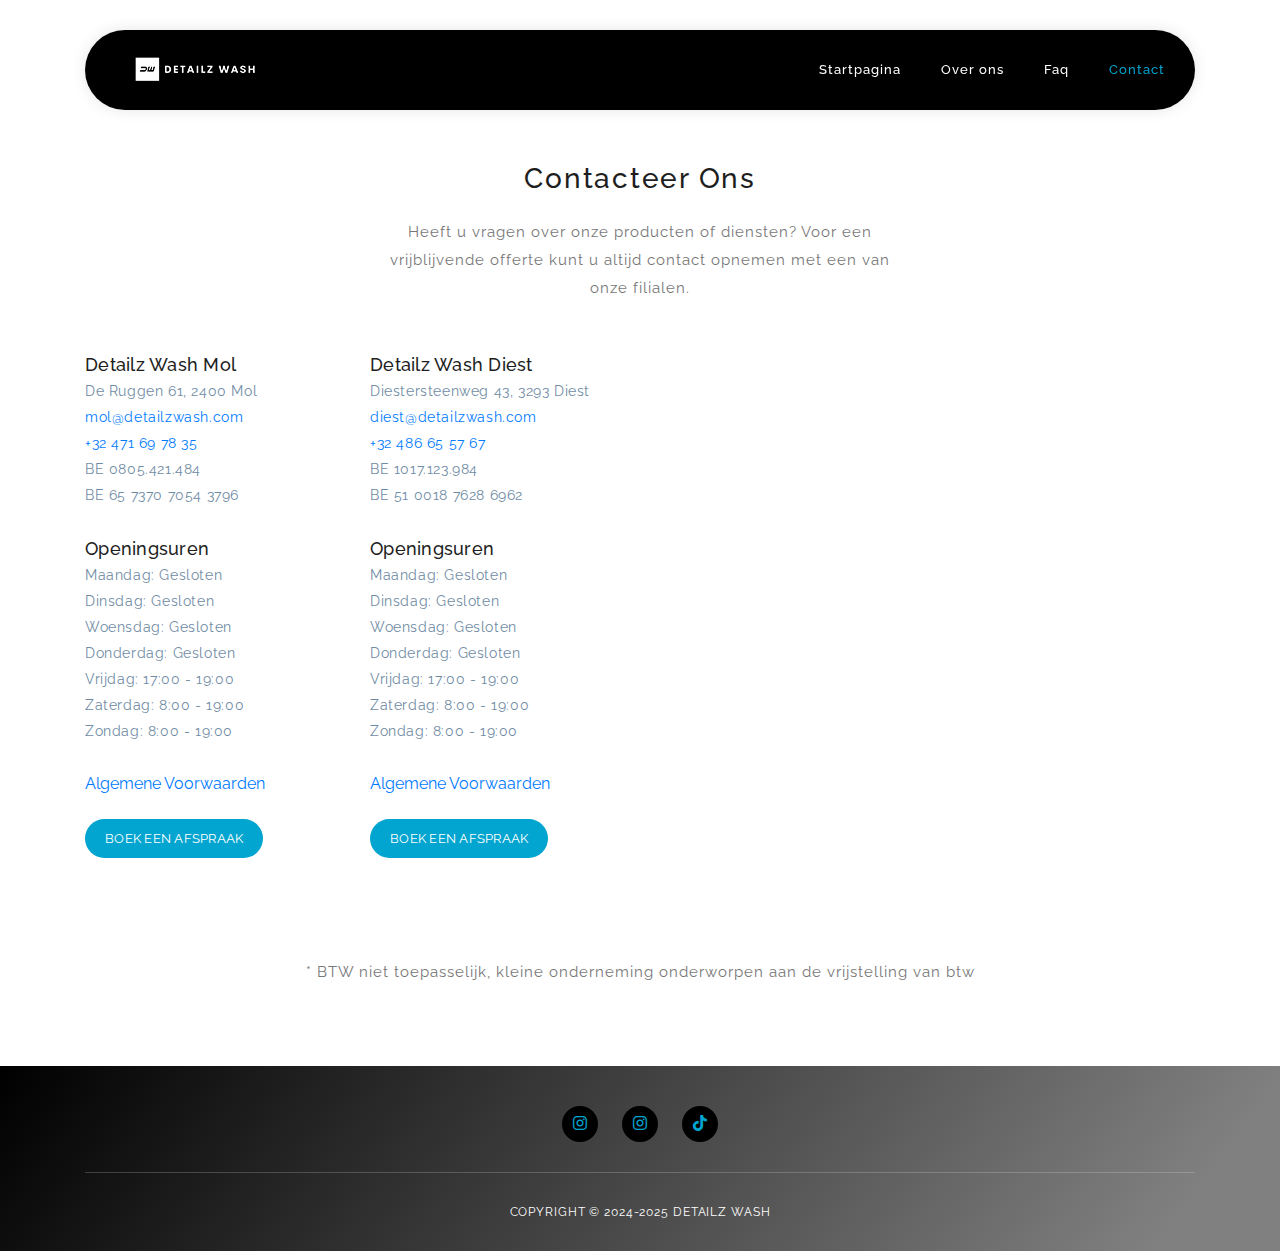
<file: contact-us.html>
<!DOCTYPE html>
<html lang="nl">
    <head>
        <meta charset="utf-8">
        <meta name="viewport" content="width=device-width, initial-scale=1, shrink-to-fit=no">
        <meta name="description" content="">
        <meta name="author" content="Detailz Wash">
        <link rel="icon" type="image/x-icon" href="./assets/images/favicon.png">
        <link href="https://fonts.googleapis.com/css?family=Raleway:100,300,400,500,700,900" rel="stylesheet">
        <link rel="stylesheet" href="https://cdnjs.cloudflare.com/ajax/libs/font-awesome/6.4.2/css/all.min.css">
        <title>Hand carwash Mol - carwash Mol - Detailing Mol - Auto Interieur Reinigen - Dieptereiniging Auto - Detailz Wash - Detail wash</title>

        <meta name="description" content="Auto interieur en exterieur reinigen bij Detailz Wash in Mol (Angtwerpen). Auto interieur dieptereiniging voor stoffenzetels, leder zetels, tapijt en matten. Auto Polieren Mol, auto polijsten Mol, keramische coating Mol, coating Mol">

        <!-- Additional CSS Files -->
        <link rel="stylesheet" type="text/css" href="assets/css/bootstrap.min.css">
        <link rel="stylesheet" type="text/css" href="assets/css/font-awesome.css">
        <link rel="stylesheet" href="assets/css/templatemo-softy-pinko.css">
<!-- Hotjar Tracking Code for contact us -->
<script>
    (function(h,o,t,j,a,r){
        h.hj=h.hj||function(){(h.hj.q=h.hj.q||[]).push(arguments)};
        h._hjSettings={hjid:4949854,hjsv:6};
        a=o.getElementsByTagName('head')[0];
        r=o.createElement('script');r.async=1;
        r.src=t+h._hjSettings.hjid+j+h._hjSettings.hjsv;
        a.appendChild(r);
    })(window,document,'https://static.hotjar.com/c/hotjar-','.js?sv=');
</script>
    </head>
    <body>
    
        <!-- ***** Preloader Start ***** -->
        <div id="preloader">
            <div class="jumper">
                <div></div>
                <div></div>
                <div></div>
            </div>
        </div>  
        <!-- ***** Preloader End ***** -->
        
        
        <!-- ***** Header Area Start ***** -->
        <header class="header-area header-sticky">
            <div class="container">
                <div class="row">
                    <div class="col-12">
                        <nav class="main-nav">
                            <!-- ***** Logo Start ***** -->
                            <a href="#" class="logo">
                                <img src="assets/images/logo.png" alt="detailz wash"/>
                            </a>
                            <!-- ***** Logo End ***** -->
                            <!-- ***** Menu Start ***** -->
                            <ul class="nav">
                                <li><a href="index.html">Startpagina</a></li>
                                <li><a href="about-us.html">Over ons</a></li>
                                <li><a href="faq.html">Faq</a></li>
                                <li><a href="contact-us.html" class="active">Contact</a></li>
                            </ul>
                            <a class='menu-trigger'>
                                <span>Menu</span>
                            </a>
                            <!-- ***** Menu End ***** -->
                        </nav>
                    </div>
                </div>
            </div>
        </header>
        <!-- ***** Header Area End ***** -->

        <section class="section  pb-0" id="contact-us">
            <div class="container">
                <!-- ***** Section Title Start ***** -->
                <div class="row">
                    <div class="col-lg-12">
                        <div class="center-heading">
                            <h2 class="section-title">Contacteer Ons</h2>
                        </div>
                    </div>
                    <div class="offset-lg-3 col-lg-6">
                        <div class="center-text">
                            <p>Heeft u vragen over onze producten of diensten? Voor een vrijblijvende offerte kunt u 
                                altijd contact opnemen met een van onze filialen.</p>
                        </div>
                    </div>
                </div>
                <!-- ***** Section Title End ***** -->

                <div class="row">
                    <!-- ***** Contact Text Start ***** -->
                    <div class="col-lg-3 col-md-6 col-sm-12 margin-bottom-30">
                        <div class="row">
                            <div class="col-lg-12 col-md-12 col-sm-12">
                                <h5>Detailz Wash Mol</h5>
                                <div class="contact-text">
                                    <p>De Ruggen 61, 2400 Mol 
                                    <br><a href="mailto:mol@detailzwash.com">mol@detailzwash.com</a>
                                    <br><a href="tel:+32 487 22 46 07">+32 471 69 78 35</a>
                                    <br>BE 0805.421.484
                                    <br>BE 65 7370 7054 3796
                                </div>
                            </div>
                            <div class="col-lg-12 col-md-12 col-sm-12 margin-bottom-30">
                                <h5>Openingsuren</h5>
                                <div class="contact-text">
                                    <p>Maandag: Gesloten
                                    <br>Dinsdag: Gesloten
                                    <br>Woensdag: Gesloten
                                    <br>Donderdag: Gesloten
                                    <br>Vrijdag: 17:00 - 19:00
                                    <br>Zaterdag: 8:00 - 19:00
                                    <br>Zondag: 8:00 - 19:00
                                    </p>
                                </div>
                                <p><a href="./assets/documenten/ALGEMENE VOORWAARDEN.pdf" target="_blank">Algemene Voorwaarden</a></p>
                            </div>
                            <div class="col-lg-12 col-md-12 col-sm-12 margin-bottom-30">
                                <a href="https://detailz-wash.reservio.com/" class="main-button-slider" target="_blank">Boek een afspraak</a>
                            </div>
                        </div>                      
                    </div>
                    <div class="col-lg-3 col-md-6 col-sm-12">
                        <div class="row">
                            <div class="col-lg-12 col-md-12 col-sm-12">
                                <h5>Detailz Wash Diest</h5>
                                <div class="contact-text">
                                    <p>Diestersteenweg 43, 3293 Diest
                                    <br><a href="mailto:diest@detailzwash.com">diest@detailzwash.com</a>
                                    <br><a href="tel:+32 486 65 57 67">+32 486 65 57 67</a>
                                    <br>BE 1017.123.984
                                    <br>BE 51 0018 7628 6962</p>
                                </div>
                            </div>
                            <div class="col-lg-12 col-md-12 col-sm-12 margin-bottom-30">
                                <h5>Openingsuren</h5>
                                <div class="contact-text">
                                    <p>Maandag: Gesloten
                                    <br>Dinsdag: Gesloten
                                    <br>Woensdag: Gesloten
                                    <br>Donderdag: Gesloten
                                    <br>Vrijdag: 17:00 - 19:00
                                    <br>Zaterdag: 8:00 - 19:00
                                    <br>Zondag: 8:00 - 19:00
                                    </p>
                                </div>
                                <p><a href="./assets/documenten/ALGEMENE VOORWAARDEN2.pdf" target="_blank">Algemene Voorwaarden</a></p>
                            </div>
                            <div class="col-lg-12 col-md-12 col-sm-12 margin-bottom-30">
                                <a href="https://detailz-wash-2.reservio.com" class="main-button-slider" target="_blank">Boek een afspraak</a>
                            </div>
                        </div>
                        
                    </div>
                    <!-- ***** Contact Text End ***** -->

                    <!-- ***** Contact maps Start ***** -->
                    <div class="col-lg-6 col-md-6 col-sm-12">
                        <iframe src="https://www.google.com/maps/d/embed?mid=1EQJM-PC1qUR5nwoQfsppIqQo2VxsBiA&ehbc=2E312F" style="border:0; width: 100%; height: 500px;" allowfullscreen="" loading="lazy" referrerpolicy="no-referrer-when-downgrade"></iframe>
                    </div>
                    <!-- ***** Contact maps End ***** -->
                    <div class="col-lg-12 col-md-12 col-sm-12 mt-5 center-text">
                        <p>* BTW niet toepasselijk, kleine onderneming onderworpen aan de vrijstelling van btw</p>
                    </div>
                </div>
            </div>
        </section>
        <!-- ***** Contact Us End ***** -->
        
        <!-- ***** Footer Start ***** -->
        <footer>
            <div class="container">
                <div class="row">
                    <div class="col-lg-12 col-md-12 col-sm-12">
                        <ul class="social">
                            <!-- <li><a href="https://wa.me/message/7E75R4XCBLVLF1" target="_blank"><i class="fa-brands fa-whatsapp"></i></a></li> -->
                            <!-- <li><a href="https://www.youtube.com/@detailz_wash/" target="_blank"><i class="fa-brands fa-youtube"></i></a></li> -->
                            <li><a href="https://www.instagram.com/detailz_wash/" target="_blank"><i class="fa-brands fa-instagram"></i></a></li>
                            <li><a href="https://www.instagram.com/detailz_wash2/" target="_blank"><i class="fa-brands fa-instagram"></i></a></li>
                            <li><a href="https://www.tiktok.com/@detailz_wash" target="_blank"><i class="fa-brands fa-tiktok social_media"></i></a></li>
                            <!-- <li><a href="https://www.linkedin.com/company/99967498/" target="_blank"><i class="fa-brands fa-linkedin"></i></a></li> -->
                        </ul>
                    </div>
                </div>
                <div class="row">
                    <div class="col-lg-12">
                        <p class="copyright">Copyright &copy; 2024-2025 Detailz Wash</p>
                    </div>
                </div>
            </div>
        </footer>
        
        <!-- jQuery -->
        <script src="assets/js/jquery-2.1.0.min.js"></script>

        <!-- Bootstrap -->
        <script src="assets/js/popper.js"></script>
        <script src="assets/js/bootstrap.min.js"></script>

        <!-- Plugins -->
        <script src="assets/js/scrollreveal.min.js"></script>
        <script src="assets/js/waypoints.min.js"></script>
        <script src="assets/js/jquery.counterup.min.js"></script>
        <script src="assets/js/imgfix.min.js"></script> 
        
        <!-- Global Init -->
        <script src="assets/js/custom.js"></script>
    </body>
</html>
</file>
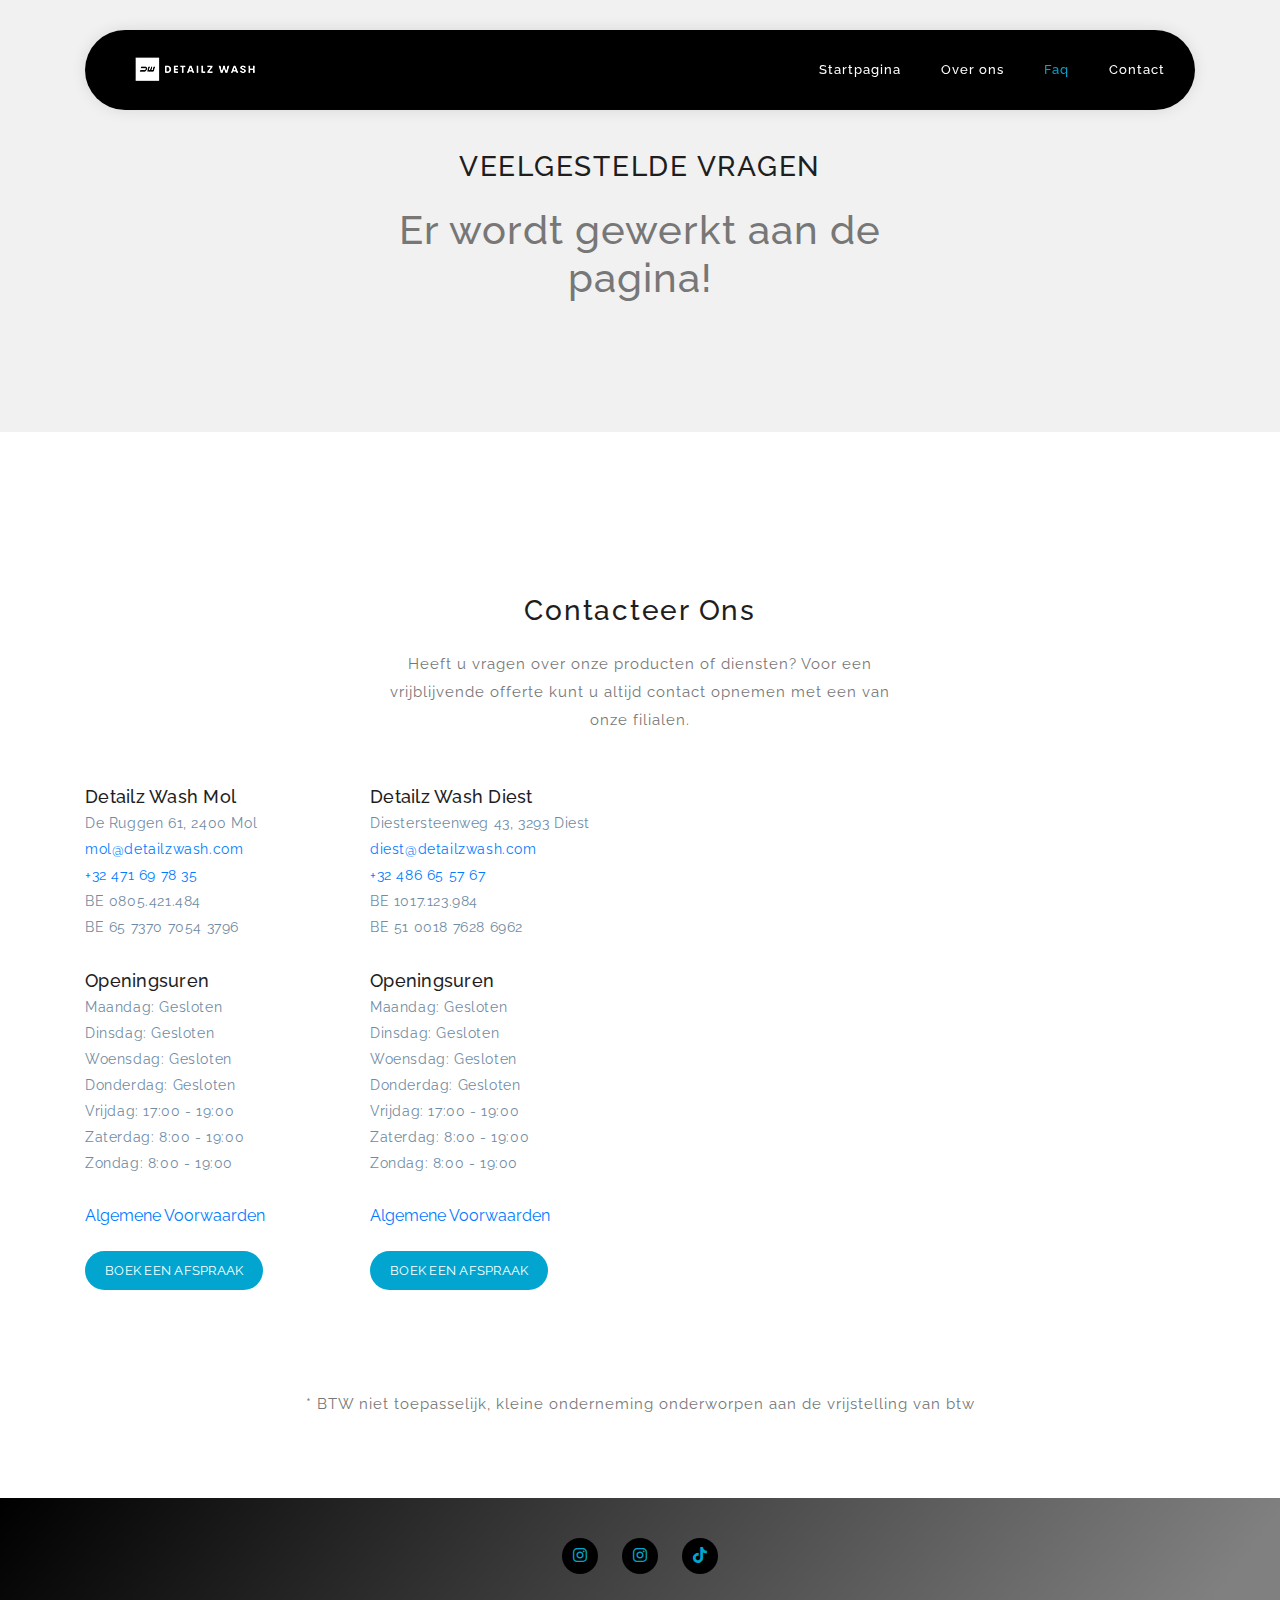
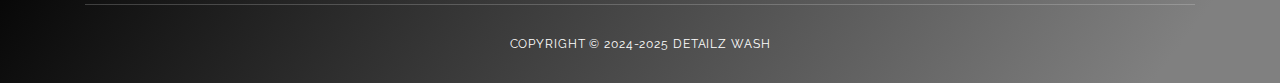
<file: faq.html>
<!DOCTYPE html>
<html lang="nl">
    <head>
        <meta charset="utf-8">
        <meta name="viewport" content="width=device-width, initial-scale=1, shrink-to-fit=no">
        <meta name="description" content="">
        <meta name="author" content="Detailz Wash">
        <link rel="icon" type="image/x-icon" href="./assets/images/favicon.png">
        <link href="https://fonts.googleapis.com/css?family=Raleway:100,300,400,500,700,900" rel="stylesheet">
        <link rel="stylesheet" href="https://cdnjs.cloudflare.com/ajax/libs/font-awesome/6.4.2/css/all.min.css">
        <title>Hand carwash Mol - carwash Mol - Detailing Mol - Auto Interieur Reinigen - Dieptereiniging Auto - Detailz Wash - Detail wash</title>

        <meta name="description" content="Auto interieur en exterieur reinigen bij Detailz Wash in Mol (Angtwerpen). Auto interieur dieptereiniging voor stoffenzetels, leder zetels, tapijt en matten. Auto Polieren Mol, auto polijsten Mol, keramische coating Mol, coating Mol">

        <!-- Additional CSS Files -->
        <link rel="stylesheet" type="text/css" href="assets/css/bootstrap.min.css">
        <link rel="stylesheet" type="text/css" href="assets/css/font-awesome.css">
        <link rel="stylesheet" href="assets/css/templatemo-softy-pinko.css">
        <!-- Hotjar Tracking Code for Faq -->
<script>
    (function(h,o,t,j,a,r){
        h.hj=h.hj||function(){(h.hj.q=h.hj.q||[]).push(arguments)};
        h._hjSettings={hjid:4950806,hjsv:6};
        a=o.getElementsByTagName('head')[0];
        r=o.createElement('script');r.async=1;
        r.src=t+h._hjSettings.hjid+j+h._hjSettings.hjsv;
        a.appendChild(r);
    })(window,document,'https://static.hotjar.com/c/hotjar-','.js?sv=');
</script>
    </head>
    <body>
    
        <!-- ***** Preloader Start ***** -->
        <div id="preloader">
            <div class="jumper">
                <div></div>
                <div></div>
                <div></div>
            </div>
        </div>  
        <!-- ***** Preloader End ***** -->
        
        
        <!-- ***** Header Area Start ***** -->
        <header class="header-area header-sticky">
            <div class="container">
                <div class="row">
                    <div class="col-12">
                        <nav class="main-nav">
                            <!-- ***** Logo Start ***** -->
                            <a href="#" class="logo">
                                <img src="assets/images/logo.png" alt="detailz wash"/>
                            </a>
                            <!-- ***** Logo End ***** -->
                            <!-- ***** Menu Start ***** -->
                            <ul class="nav">
                                <li><a href="index.html">Startpagina</a></li>
                                <li><a href="about-us.html">Over ons</a></li>
                                <li><a href="faq.html" class="active">Faq</a></li>
                                <li><a href="contact-us.html">Contact</a></li>
                            </ul>
                            <a class='menu-trigger'>
                                <span>Menu</span>
                            </a>
                            <!-- ***** Menu End ***** -->
                        </nav>
                    </div>
                </div>
            </div>
        </header>
        <!-- ***** Header Area End ***** -->

        <section class="section colored" id="reservatie">
            <div class="container mt-5">
                <!-- ***** Section Title Start ***** -->
                <div class="row">
                    <div class="col-lg-12">
                        <div class="center-heading">
                            <h2 class="section-title">VEELGESTELDE VRAGEN</h2>
                        </div>
                    </div>
                    <div class="offset-lg-3 col-lg-6">
                        <div class="center-text">
                            <h1>Er wordt gewerkt aan de pagina!</h1>
                        </div>
                    </div>
                </div>
                <!-- ***** Section Title End ***** -->

                <!-- <div class="row">
                    <div class="col-lg-12">
                        <div class="accordion" id="accordionExample">
                            <div class="card">
                              <div class="card-header" id="headingOne">
                                <h2 class="mb-0">
                                  <button class="btn btn-link" type="button" data-toggle="collapse" data-target="#collapseOne" aria-expanded="true" aria-controls="collapseOne">
                                    Collapsible Group Item #1
                                  </button>
                                </h2>
                              </div>
                          
                              <div id="collapseOne" class="collapse show" aria-labelledby="headingOne" data-parent="#accordionExample">
                                <div class="card-body">
                                  Anim pariatur cliche reprehenderit, enim eiusmod high life accusamus terry richardson ad squid. 3 wolf moon officia aute, non cupidatat skateboard dolor brunch. Food truck quinoa nesciunt laborum eiusmod. Brunch 3 wolf moon tempor, sunt aliqua put a bird on it squid single-origin coffee nulla assumenda shoreditch et. Nihil anim keffiyeh helvetica, craft beer labore wes anderson cred nesciunt sapiente ea proident. Ad vegan excepteur butcher vice lomo. Leggings occaecat craft beer farm-to-table, raw denim aesthetic synth nesciunt you probably haven't heard of them accusamus labore sustainable VHS.
                                </div>
                              </div>
                            </div>
                            <div class="card">
                              <div class="card-header" id="headingTwo">
                                <h2 class="mb-0">
                                  <button class="btn btn-link collapsed" type="button" data-toggle="collapse" data-target="#collapseTwo" aria-expanded="false" aria-controls="collapseTwo">
                                    Collapsible Group Item #2
                                  </button>
                                </h2>
                              </div>
                              <div id="collapseTwo" class="collapse" aria-labelledby="headingTwo" data-parent="#accordionExample">
                                <div class="card-body">
                                  Anim pariatur cliche reprehenderit, enim eiusmod high life accusamus terry richardson ad squid. 3 wolf moon officia aute, non cupidatat skateboard dolor brunch. Food truck quinoa nesciunt laborum eiusmod. Brunch 3 wolf moon tempor, sunt aliqua put a bird on it squid single-origin coffee nulla assumenda shoreditch et. Nihil anim keffiyeh helvetica, craft beer labore wes anderson cred nesciunt sapiente ea proident. Ad vegan excepteur butcher vice lomo. Leggings occaecat craft beer farm-to-table, raw denim aesthetic synth nesciunt you probably haven't heard of them accusamus labore sustainable VHS.
                                </div>
                              </div>
                            </div>
                            <div class="card">
                              <div class="card-header" id="headingThree">
                                <h2 class="mb-0">
                                  <button class="btn btn-link collapsed" type="button" data-toggle="collapse" data-target="#collapseThree" aria-expanded="false" aria-controls="collapseThree">
                                    Collapsible Group Item #3
                                  </button>
                                </h2>
                              </div>
                              <div id="collapseThree" class="collapse" aria-labelledby="headingThree" data-parent="#accordionExample">
                                <div class="card-body">
                                  Anim pariatur cliche reprehenderit, enim eiusmod high life accusamus terry richardson ad squid. 3 wolf moon officia aute, non cupidatat skateboard dolor brunch. Food truck quinoa nesciunt laborum eiusmod. Brunch 3 wolf moon tempor, sunt aliqua put a bird on it squid single-origin coffee nulla assumenda shoreditch et. Nihil anim keffiyeh helvetica, craft beer labore wes anderson cred nesciunt sapiente ea proident. Ad vegan excepteur butcher vice lomo. Leggings occaecat craft beer farm-to-table, raw denim aesthetic synth nesciunt you probably haven't heard of them accusamus labore sustainable VHS.
                                </div>
                              </div>
                            </div>
                          </div>
                    </div>
                </div> -->
            </div>
        </section>
        <!-- ***** Testimonials End ***** -->

        <section class="section  pb-0" id="contact-us">
            <div class="container">
                <!-- ***** Section Title Start ***** -->
                <div class="row">
                    <div class="col-lg-12">
                        <div class="center-heading">
                            <h2 class="section-title">Contacteer Ons</h2>
                        </div>
                    </div>
                    <div class="offset-lg-3 col-lg-6">
                        <div class="center-text">
                            <p>Heeft u vragen over onze producten of diensten? Voor een vrijblijvende offerte kunt u 
                                altijd contact opnemen met een van onze filialen.</p>
                        </div>
                    </div>
                </div>
                <!-- ***** Section Title End ***** -->

                <div class="row">
                    <!-- ***** Contact Text Start ***** -->
                    <div class="col-lg-3 col-md-6 col-sm-12 margin-bottom-30">
                        <div class="row">
                            <div class="col-lg-12 col-md-12 col-sm-12">
                                <h5>Detailz Wash Mol</h5>
                                <div class="contact-text">
                                    <p>De Ruggen 61, 2400 Mol 
                                    <br><a href="mailto:mol@detailzwash.com">mol@detailzwash.com</a>
                                    <br><a href="tel:+32 487 22 46 07">+32 471 69 78 35</a>
                                    <br>BE 0805.421.484
                                    <br>BE 65 7370 7054 3796
                                </div>
                            </div>
                            <div class="col-lg-12 col-md-12 col-sm-12 margin-bottom-30">
                                <h5>Openingsuren</h5>
                                <div class="contact-text">
                                    <p>Maandag: Gesloten
                                    <br>Dinsdag: Gesloten
                                    <br>Woensdag: Gesloten
                                    <br>Donderdag: Gesloten
                                    <br>Vrijdag: 17:00 - 19:00
                                    <br>Zaterdag: 8:00 - 19:00
                                    <br>Zondag: 8:00 - 19:00
                                    </p>
                                </div>
                                <p><a href="./assets/documenten/ALGEMENE VOORWAARDEN.pdf" target="_blank">Algemene Voorwaarden</a></p>
                            </div>
                            <div class="col-lg-12 col-md-12 col-sm-12 margin-bottom-30">
                                <a href="https://detailz-wash.reservio.com/" class="main-button-slider" target="_blank">Boek een afspraak</a>
                            </div>
                        </div>                      
                    </div>
                    <div class="col-lg-3 col-md-6 col-sm-12">
                        <div class="row">
                            <div class="col-lg-12 col-md-12 col-sm-12">
                                <h5>Detailz Wash Diest</h5>
                                <div class="contact-text">
                                    <p>Diestersteenweg 43, 3293 Diest
                                    <br><a href="mailto:diest@detailzwash.com">diest@detailzwash.com</a>
                                    <br><a href="tel:+32 486 65 57 67">+32 486 65 57 67</a>
                                    <br>BE 1017.123.984
                                    <br>BE 51 0018 7628 6962</p>
                                </div>
                            </div>
                            <div class="col-lg-12 col-md-12 col-sm-12 margin-bottom-30">
                                <h5>Openingsuren</h5>
                                <div class="contact-text">
                                    <p>Maandag: Gesloten
                                    <br>Dinsdag: Gesloten
                                    <br>Woensdag: Gesloten
                                    <br>Donderdag: Gesloten
                                    <br>Vrijdag: 17:00 - 19:00
                                    <br>Zaterdag: 8:00 - 19:00
                                    <br>Zondag: 8:00 - 19:00
                                    </p>
                                </div>
                                <p><a href="./assets/documenten/ALGEMENE VOORWAARDEN2.pdf" target="_blank">Algemene Voorwaarden</a></p>
                            </div>
                            <div class="col-lg-12 col-md-12 col-sm-12 margin-bottom-30">
                                <a href="https://detailz-wash-2.reservio.com" class="main-button-slider" target="_blank">Boek een afspraak</a>
                            </div>
                        </div>
                        
                    </div>
                    <!-- ***** Contact Text End ***** -->

                    <!-- ***** Contact maps Start ***** -->
                    <div class="col-lg-6 col-md-6 col-sm-12">
                        <iframe src="https://www.google.com/maps/d/embed?mid=1EQJM-PC1qUR5nwoQfsppIqQo2VxsBiA&ehbc=2E312F" style="border:0; width: 100%; height: 500px;" allowfullscreen="" loading="lazy" referrerpolicy="no-referrer-when-downgrade"></iframe>
                    </div>
                    <!-- ***** Contact maps End ***** -->
                    <div class="col-lg-12 col-md-12 col-sm-12 mt-5 center-text">
                        <p>* BTW niet toepasselijk, kleine onderneming onderworpen aan de vrijstelling van btw</p>
                    </div>
                </div>
            </div>
        </section>
        <!-- ***** Contact Us End ***** -->
        
        <!-- ***** Footer Start ***** -->
        <footer>
            <div class="container">
                <div class="row">
                    <div class="col-lg-12 col-md-12 col-sm-12">
                        <ul class="social">
                            <!-- <li><a href="https://wa.me/message/7E75R4XCBLVLF1" target="_blank"><i class="fa-brands fa-whatsapp"></i></a></li> -->
                            <!-- <li><a href="https://www.youtube.com/@detailz_wash/" target="_blank"><i class="fa-brands fa-youtube"></i></a></li> -->
                            <li><a href="https://www.instagram.com/detailz_wash/" target="_blank"><i class="fa-brands fa-instagram"></i></a></li>
                            <li><a href="https://www.instagram.com/detailz_wash2/" target="_blank"><i class="fa-brands fa-instagram"></i></a></li>
                            <li><a href="https://www.tiktok.com/@detailz_wash" target="_blank"><i class="fa-brands fa-tiktok social_media"></i></a></li>
                            <!-- <li><a href="https://www.linkedin.com/company/99967498/" target="_blank"><i class="fa-brands fa-linkedin"></i></a></li> -->
                        </ul>
                    </div>
                </div>
                <div class="row">
                    <div class="col-lg-12">
                        <p class="copyright">Copyright &copy; 2024-2025 Detailz Wash</p>
                    </div>
                </div>
            </div>
        </footer>
        
        <!-- jQuery -->
        <script src="assets/js/jquery-2.1.0.min.js"></script>

        <!-- Bootstrap -->
        <script src="assets/js/popper.js"></script>
        <script src="assets/js/bootstrap.min.js"></script>

        <!-- Plugins -->
        <script src="assets/js/scrollreveal.min.js"></script>
        <script src="assets/js/waypoints.min.js"></script>
        <script src="assets/js/jquery.counterup.min.js"></script>
        <script src="assets/js/imgfix.min.js"></script> 
        
        <!-- Global Init -->
        <script src="assets/js/custom.js"></script>
    </body>
</html>
</file>
<file: assets/css/templatemo-softy-pinko.css>
/*

Softy Pinko

https://templatemo.com/tm-535-softy-pinko

*/
/* ---------------------------------------------
Table of contents
------------------------------------------------
01. font & reset css
02. reset
03. global styles
04. header
05. welcome
06. features
07. team
08. pricing
09. blog
10. contact
11. footer
12. preloader

--------------------------------------------- */
/* 
---------------------------------------------
font & reset css
--------------------------------------------- 
*/
@import url("https://fonts.googleapis.com/css?family=Raleway:100,300,400,500,700,900");
/* 
---------------------------------------------
reset
--------------------------------------------- 
*/
html, body, div, span, applet, object, iframe, h1, h2, h3, h4, h5, h6, p, blockquote, div
pre, a, abbr, acronym, address, big, cite, code, del, dfn, em, font, img, ins, kbd, q,
s, samp, small, strike, strong, sub, sup, tt, var, b, u, i, center, dl, dt, dd, ol, ul, li,
figure, header, nav, section, article, aside, footer, figcaption {
  margin: 0;
  padding: 0;
  border: 0;
  outline: 0;
}

.clearfix:after {
  content: ".";
  display: block;
  clear: both;
  visibility: hidden;
  line-height: 0;
  height: 0;
}

.clearfix {
  display: inline-block;
}

html[xmlns] .clearfix {
  display: block;
}

* html .clearfix {
  height: 1%;
}

ul, li {
  padding: 0;
  margin: 0;
  list-style: none;
}

header, nav, section, article, aside, footer, hgroup {
  display: block;
}

* {
  box-sizing: border-box;
}

html, body {
  font-family: "Raleway", sans-serif;
  font-weight: 400;
  background-color: #fff;
  font-size: 16px;
  -ms-text-size-adjust: 100%;
  -webkit-font-smoothing: antialiased;
  -moz-osx-font-smoothing: grayscale;
}

a {
  text-decoration: none !important;
}

h1, h2, h3, h4, h5, h6 {
  margin-top: 0px;
  margin-bottom: 0px;
}

ul {
  margin-bottom: 0px;
}

/* 
---------------------------------------------
global styles
--------------------------------------------- 
*/
html,
body {
  background: #fff;
  font-family: "Raleway", sans-serif;
}

::selection {
  background: black;
  color: #fff;
}

::-moz-selection {
  background: black;
  color: #fff;
}

.section {
  position: relative;
  padding-top: 100px;
  padding-bottom: 80px;
}

.section.colored {
  background: #F1F1F1;
}

.hr {
  bottom: 0px;
  width: 100%;
  height: 1px;
  margin-top: 100px;
  border-bottom: 1px solid #eee;
}

.left-heading.light .section-title {
  color: #ffffff;
}

.left-heading .section-title {
  font-weight: 500;
  font-size: 24px;
  line-height: 42px;
  color: #1e1e1e;
  letter-spacing: 0.25px;
  margin-bottom: 30px;
  position: relative;
}

.center-heading {
  text-align: center;
}

.center-heading .section-title {
  font-weight: 500;
  font-size: 28px;
  color: #1e1e1e;
  letter-spacing: 1.75px;
  line-height: 38px;
  margin-bottom: 20px;
}

.center-heading.colored .section-title {
  color: #ffffff;
}

.center-text {
  text-align: center;
  font-weight: 400;
  font-size: 16px;
  color: #777;
  line-height: 28px;
  letter-spacing: 1px;
  margin-bottom: 50px;
}

.center-text.colored {
  color: #fff;
}

.center-text p {
  font-size: 15px;
  color: #777;
  margin-bottom: 30px;
}

.left-text {
  font-weight: 400;
  font-size: 16px;
  color: #777;
  line-height: 28px;
  letter-spacing: 1px;
}

.left-text.light {
  color: #fff;
}

.left-text p {
  margin-bottom: 30px;
}

.left-text p.dark {
  color: #3B566E;
}

.padding-bottom-top-60 {
  padding-top: 60px !important;
  padding-bottom: 60px !important;
}

.padding-bottom-80 {
  padding-bottom: 80px !important;
}

.padding-bottom-100 {
  padding-bottom: 100px !important;
}

.border-bottom {
  border-bottom: 1px solid #eee !important;
}

.mbottom-30 {
  margin-bottom: 30px !important;
}

.align-self-center {
  -ms-flex-item-align: center !important;
  align-self: center !important;
}

.align-self-bottom {
  -ms-flex-item-align: flex-end !important;
  align-self: flex-end !important;
}

.padding-bottom-0 {
  padding-bottom: 0px !important;
}

.padding-top-0 {
  padding-top: 0px !important;
}

.padding-top-80 {
  padding-top: 80px !important;
}

.padding-top-70 {
  padding-top: 70px !important;
}

.padding-top-20 {
  padding-top: 20px !important;
}

.margin-bottom-0 {
  margin-bottom: 0px !important;
}

.margin-bottom-30 {
  margin-bottom: 30px !important;
}

.margin-top-30 {
  margin-top: 30px !important;
}

.margin-top-15 {
  margin-top: 15px !important;
}

.margin-bottom-45 {
  margin-bottom: 45px !important;
}

.margin-bottom-20 {
  margin-bottom: 20px !important;
}

.margin-bottom-60 {
  margin-bottom: 60px !important;
}

.margin-bottom-100 {
  margin-bottom: 100px !important;
}

@media (max-width: 991px) {
  html, body {
    overflow-x: hidden;
  }
  .mobile-top-fix {
    margin-top: 30px;
    margin-bottom: 0px;
  }
  .mobile-bottom-fix {
    margin-bottom: 30px;
  }
  .mobile-bottom-fix-big {
    margin-bottom: 60px;
  }
}

a.main-button-slider {
  font-size: 13px;
  border-radius: 20px;
  padding: 12px 20px;
  background-color: #01A5CF;
  text-transform: uppercase;
  color: #fff;
  letter-spacing: 0.25px;
  -webkit-transition: all 0.3s ease 0s;
  -moz-transition: all 0.3s ease 0s;
  -o-transition: all 0.3s ease 0s;
  transition: all 0.3s ease 0s;
}

a.main-button-slider:hover {
  background-color: black;
}

a.main-button {
  font-size: 13px;
  border-radius: 20px;
  padding: 12px 20px;
  background-color: black;
  text-transform: uppercase;
  color: #fff;
  letter-spacing: 0.25px;
  -webkit-transition: all 0.3s ease 0s;
  -moz-transition: all 0.3s ease 0s;
  -o-transition: all 0.3s ease 0s;
  transition: all 0.3s ease 0s;
}

a.main-button:hover {
  background-color: #01A5CF;
}

button.main-button {
  outline: none;
  border: none;
  cursor: pointer;
  font-size: 13px;
  border-radius: 20px;
  padding: 12px 20px;
  background-color: black;
  text-transform: uppercase;
  color: #fff;
  letter-spacing: 0.25px;
  -webkit-transition: all 0.3s ease 0s;
  -moz-transition: all 0.3s ease 0s;
  -o-transition: all 0.3s ease 0s;
  transition: all 0.3s ease 0s;
}

button.main-button:hover {
  background-color: #01A5CF;
}


/* 
---------------------------------------------
header
--------------------------------------------- 
*/
.header-area {
  position: fixed;
  top: 30px;
  left: 0px;
  right: 0px;
  z-index: 100;
  height: 100px;
  -webkit-transition: all 0.3s ease 0s;
  -moz-transition: all 0.3s ease 0s;
  -o-transition: all 0.3s ease 0s;
  transition: all 0.3s ease 0s;
}

.header-area .main-nav {
  box-shadow: 0px 0px 15px rgba(0,0,0,0.1);
  border-radius: 40px;
  min-height: 80px;
  background: black;
}

.header-area .main-nav .logo {
  float: left;
  margin-top: 37px;
  -webkit-transition: all 0.3s ease 0s;
  -moz-transition: all 0.3s ease 0s;
  -o-transition: all 0.3s ease 0s;
  transition: all 0.3s ease 0s;
  margin-left: 30px;
}

.header-area .main-nav .logo img {
  -webkit-transition: all 0.3s ease 0s;
  -moz-transition: all 0.3s ease 0s;
  -o-transition: all 0.3s ease 0s;
  transition: all 0.3s ease 0s;
  width: 100%;
}

.header-area .main-nav .nav {
  float: right;
  margin-top: 27px;
  margin-left: 0px;
  margin-right: 30px;
  -webkit-transition: all 0.3s ease 0s;
  -moz-transition: all 0.3s ease 0s;
  -o-transition: all 0.3s ease 0s;
  transition: all 0.3s ease 0s;
  position: relative;
  z-index: 999;
}

.header-area .main-nav .nav li {
  padding-left: 20px;
  padding-right: 20px;
}

.header-area .main-nav .nav li:last-child {
  padding-right: 0px;
}

.header-area .main-nav .nav li a {
  display: block;
  font-weight: 500;
  font-size: 13px;
  color: #fff;
  -webkit-transition: all 0.3s ease 0s;
  -moz-transition: all 0.3s ease 0s;
  -o-transition: all 0.3s ease 0s;
  transition: all 0.3s ease 0s;
  height: 40px;
  line-height: 40px;
  border: transparent;
  letter-spacing: 1px;
}

.header-area .main-nav .nav li a:hover {
  color: #01A5CF;
}

.header-area .main-nav .menu-trigger {
  cursor: pointer;
  display: block;
  position: absolute;
  top: 23px;
  width: 32px;
  height: 40px;
  text-indent: -9999em;
  z-index: 99;
  right: 40px;
  display: none;
}

.header-area .main-nav .menu-trigger span,
.header-area .main-nav .menu-trigger span:before,
.header-area .main-nav .menu-trigger span:after {
  -moz-transition: all 0.4s;
  -o-transition: all 0.4s;
  -webkit-transition: all 0.4s;
  transition: all 0.4s;
  background-color: #01A5CF;
  display: block;
  position: absolute;
  width: 30px;
  height: 2px;
  left: 0;
}

.header-area .main-nav .menu-trigger span:before,
.header-area .main-nav .menu-trigger span:after {
  -moz-transition: all 0.4s;
  -o-transition: all 0.4s;
  -webkit-transition: all 0.4s;
  transition: all 0.4s;
  background-color: #01A5CF;
  display: block;
  position: absolute;
  width: 30px;
  height: 2px;
  left: 0;
  width: 75%;
}

.header-area .main-nav .menu-trigger span:before,
.header-area .main-nav .menu-trigger span:after {
  content: "";
}

.header-area .main-nav .menu-trigger span {
  top: 16px;
}

.header-area .main-nav .menu-trigger span:before {
  -moz-transform-origin: 33% 100%;
  -ms-transform-origin: 33% 100%;
  -webkit-transform-origin: 33% 100%;
  transform-origin: 33% 100%;
  top: -10px;
  z-index: 10;
}

.header-area .main-nav .menu-trigger span:after {
  -moz-transform-origin: 33% 0;
  -ms-transform-origin: 33% 0;
  -webkit-transform-origin: 33% 0;
  transform-origin: 33% 0;
  top: 10px;
}

.header-area .main-nav .menu-trigger.active span,
.header-area .main-nav .menu-trigger.active span:before,
.header-area .main-nav .menu-trigger.active span:after {
  background-color: transparent;
  width: 100%;
}

.header-area .main-nav .menu-trigger.active span:before {
  -moz-transform: translateY(6px) translateX(1px) rotate(45deg);
  -ms-transform: translateY(6px) translateX(1px) rotate(45deg);
  -webkit-transform: translateY(6px) translateX(1px) rotate(45deg);
  transform: translateY(6px) translateX(1px) rotate(45deg);
  background-color: #01A5CF;
}

.header-area .main-nav .menu-trigger.active span:after {
  -moz-transform: translateY(-6px) translateX(1px) rotate(-45deg);
  -ms-transform: translateY(-6px) translateX(1px) rotate(-45deg);
  -webkit-transform: translateY(-6px) translateX(1px) rotate(-45deg);
  transform: translateY(-6px) translateX(1px) rotate(-45deg);
  background-color: #01A5CF;
}

.header-area.header-sticky {
  min-height: 80px;
}

.header-area.header-sticky .logo {
  margin-top: 25px;
}

.header-area.header-sticky .nav {
  margin-top: 20px !important;
}

.header-area.header-sticky .nav li a {
  color: white;
}

.header-area.header-sticky .nav li a.active {
  color: #01A5CF;
}

@media (max-width: 1200px) {
  .header-area .main-nav .nav li {
    padding-left: 12px;
    padding-right: 12px;
  }
  .header-area .main-nav:before {
    display: none;
  }
}

@media (max-width: 991px) {
  .header-area {
    padding: 0px 15px;
    height: 80px;
    box-shadow: none;
    text-align: center;
  }
  .header-area .container {
    padding: 0px;
  }
  .header-area .logo {
    margin-top: 27px !important;
    margin-left: 30px;
  }
  .header-area .menu-trigger {
    display: block !important;
  }
  .header-area .main-nav {
    overflow: hidden;
  }
  .header-area .main-nav .nav {
    float: none;
    width: 100%;
    margin-top: 80px !important;
    display: none;
    -webkit-transition: all 0s ease 0s;
    -moz-transition: all 0s ease 0s;
    -o-transition: all 0s ease 0s;
    transition: all 0s ease 0s;
    margin-left: 0px;
  }
  .header-area .main-nav .nav li:first-child {
    border-top: 1px solid #eee;
  }
  .header-area .main-nav .nav li {
    width: 100%;
    background: #fff;
    border-bottom: 1px solid #eee;
    padding-left: 0px !important;
    padding-right: 0px !important;
  }
  .header-area .main-nav .nav li a {
    height: 50px !important;
    line-height: 50px !important;
    padding: 0px !important;
    border: none !important;
    background: #fff !important;
    color: #01A5CF !important;
  }
  .header-area .main-nav .nav li a:hover {
    background: #eee !important;
  }
}

@media (min-width: 992px) {
  .header-area .main-nav .nav {
    display: flex !important;
  }
}

/* 
---------------------------------------------
welcome
--------------------------------------------- 
*/
.welcome-area {
  overflow: hidden;
  position: relative;
  display: flex;
  align-items: center;
  justify-content: center;
  background-image: url('../images/banner-bg.png');
  background-repeat: no-repeat;
  background-position: center center;
  background-size: cover; 
  height: 100vh;
}

.welcome-area .header-text {
  position: absolute;
  top: 50%;
  transform: translateY(-55%);
  text-align: center;
  width: 100%;
}

.welcome-area .header-text h1 {
  font-weight: 500;
  font-size: 36px;
  line-height: 54px;
  letter-spacing: 1.4px;
  margin-bottom: 30px;
  color: #fff;
}

.welcome-area .header-text p {
  font-weight: 400;
  font-size: 15px;
  color: #fff;
  line-height: 28px;
  letter-spacing: 0.25px;
  margin-bottom: 40px;
  position: relative;
}

@media (max-width: 991px) {
  .welcome-area .header-text {
    top: 65% !important;
    transform: perspective(1px) translateY(-60%) !important;
    text-align: center;
  }
  .welcome-area .header-text h1 {
    text-align: center;
    color: #fff;
    margin-bottom: 15px;
  }
  .welcome-area .header-text h1 span {
    color: #fff;
  }
  .welcome-area .header-text p {
    text-align: center;
    color: #fff;
    margin-bottom: 20px;
  }
}

@media (max-width: 820px) {
  .welcome-area .header-text {
    top: 65% !important;
    transform: perspective(1px) translateY(-60%) !important;
  }
   .welcome-area .header-text h1 {
    font-size: 22px;
    line-height: 30px;
    margin-bottom: 15px;
  }
  .welcome-area .header-text p {
    margin-bottom: 20px;
  }
}

@media (max-width: 765px) {
  .welcome-area {
    margin-bottom: 100px;
  }
  .welcome-area .header-text {
    top: 50% !important;
    transform: perspective(1px) translateY(-50%) !important;
    text-align: center;
  }
  .welcome-area .header-text .buttons {
    display: none;
  }
  .welcome-area .header-text h1 {
    font-weight: 600;
    font-size: 24px !important;
    line-height: 30px !important;
    margin-bottom: 30px !important;
  }
  .welcome-area .header-text h1 span {
    color: #fff;
  }
  .welcome-area .header-text p {
    text-align: center;
    color: #fff;
    font-size: 14px;
    line-height: 22px;
    margin-bottom: 40px;
  }
}


/* 
---------------------------------------------
features
--------------------------------------------- 
*/
.features-small-item {
  cursor: pointer;
  display: block;
  background: #FFFFFF;
  box-shadow: 0 2px 48px 0 rgba(0, 0, 0, 0.10);
  -webkit-border-radius: 20px;
  -moz-border-radius: 20px;
  border-radius: 20px;
  padding: 30px;
  text-align: center;
  -webkit-transition: all 0.3s ease 0s;
  -moz-transition: all 0.3s ease 0s;
  -o-transition: all 0.3s ease 0s;
  transition: all 0.3s ease 0s;
  position: relative;
  margin-bottom: 30px;
}

.features-small-item:hover .icon {
  background-color: #01A5CF;
}

.features-small-item .icon {
  -webkit-transition: all 0.3s ease 0s;
  -moz-transition: all 0.3s ease 0s;
  -o-transition: all 0.3s ease 0s;
  transition: all 0.3s ease 0s;
  width: 90px;
  height: 90px;
  line-height: 90px;
  margin: auto;
  position: relative;
  margin-bottom: 30px;
  background: black;
  -webkit-border-radius: 50%;
  -moz-border-radius: 50%;
  border-radius: 50%;
}

.features-small-item .icon i {
  font-size: 18px;
  color: #fff;
}

.features-small-item .features-title {
  font-weight: 500;
  font-size: 18px;
  color: #1e1e1e;
  letter-spacing: 0.7px;
  margin-bottom: 15px;
  position: relative;
  z-index: 2;
}

.features-small-item p {
  font-weight: 400;
  font-size: 13px;
  color: #777;
  letter-spacing: 0.5px;
  line-height: 25px;
  position: relative;
  z-index: 2;
}

.features-small-item a {
  float: right;
  position: relative;
  z-index: 2;
}

.home-feature {
  padding-bottom: 0px;
  padding-top: 30px;
  margin-top: -220px;
  z-index: 9;
}

@media (max-width: 991px) {
  .home-feature {
    padding-bottom: 0px;
    padding-top: 0px;
    margin-top: 0px;
  }
}

/* 
---------------------------------------------
parallax & home seperator
--------------------------------------------- 
*/
.mini {
  min-height: 215px;
  overflow: hidden;
  position: relative;
  padding-top: 90px;
  padding-bottom: 90px;
}

.mini:before {
  content: '';
  position: absolute;
  width: 140%;
  height: 140%;
  opacity: .95;
  background-repeat: no-repeat;
  background-size: cover;
  background-position: center center;
  background-image: url(../images/work-process-bg.png);
  z-index: 2;
  top: -20%;
  left: -20%;
}

.mini .mini-content {
  position: relative;
  z-index: 3;
}

.mini .mini-content .info {
  text-align: center;
  color: #fff;
  padding-top: 20px;
  padding-bottom: 20px;
}

.mini .mini-content .info small {
  display: block;
  font-weight: 400;
  font-size: 13px;
  margin-bottom: 5px;
}

.mini .mini-content .info strong {
  font-weight: 700;
  font-size: 17px;
  margin-bottom: 40px;
  display: block;
}

.mini .mini-content .info h1 {
  color: #fff;
  font-weight: 500;
  font-size: 28px;
  letter-spacing: 0.25px;
  margin-bottom: 30px;
}

.mini .mini-content .info p {
  letter-spacing: 1px;
  margin-bottom: 40px;
  color: #fff;
  letter-spacing: 0.25px;
  line-height: 26px;
  font-weight: 400;
  font-size: 15px;
}

.mini .mini-content .info p span {
  text-decoration: underline;
}

.mini .mini-content .mini-box {
  display: block;
  background: #fff;
  padding: 20px;
  border-radius: 20px;
  box-shadow: 0 2px 48px 0 rgba(0, 0, 0, 0.08);
  margin-bottom: 30px;
  position: relative;
  -webkit-transition: all 0.3s ease 0s;
  -moz-transition: all 0.3s ease 0s;
  -o-transition: all 0.3s ease 0s;
  transition: all 0.3s ease 0s;
  text-align: center;
  overflow: hidden;
}

.mini .mini-content .mini-box:hover {
  margin-top: -10px;
}

.mini .mini-content .mini-box:before {
  content: '';
  position: absolute;
  z-index: -1;
  background: #fff;
  width: 100%;
  opacity: .15;
  height: 100%;
  bottom: -10px;
  left: 0px;
  right: -20px;
  margin: auto;
  border-radius: 20px;
}

.mini .mini-content .mini-box i {
  display: block;
  font-size: 20px;
  margin-bottom: 15px;
}

.mini .mini-content .mini-box i img {
  width: 100%;
}

.mini .mini-content .mini-box span {
  display: block;
  font-weight: 400;
  font-size: 14px;
  color: #777;
  letter-spacing: .75px;
}

.mini .mini-content .mini-box strong {
  display: block;
  font-weight: 400;
  font-size: 17px;
  color: #1e1e1e;
  letter-spacing: 0.25px;
  margin-bottom: 5px;
  margin-top: 20px;
}

.counter {
  overflow: hidden;
  position: relative;
}

.counter:before {
  content: '';
  position: absolute;
  width: 140%;
  height: 140%;
  opacity: .90;
  background-image: url(../images/fun-facts-bg.png);
  background-repeat: no-repeat;
  background-size: cover;
  background-position: center center;
  z-index: 2;
  top: -20%;
  left: -20%;
}

.counter .content {
  position: relative;
  z-index: 3;
  width: 100%;
}

.counter .content .count-item {
  height: 340px;
  position: relative;
  float: left;
  width: 100%;
}

.counter .content .count-item .numbers{
  color: #01A5CF;
}

.counter .content .count-item.decoration-bottom {
  position: relative;
}

.counter .content .count-item.decoration-bottom:after {
  content: '';
  position: absolute;
  width: 70%;
  height: 32px;
  top: 160px;
  left: 70%;
  background: url(../images/circle-dec.png) center center no-repeat;
  -webkit-transition: all 0.3s ease 0s;
  -moz-transition: all 0.3s ease 0s;
  -o-transition: all 0.3s ease 0s;
  transition: all 0.3s ease 0s;
}

.counter .content .count-item.decoration-top {
  position: relative;
}

.counter .content .count-item.decoration-top:after {
  content: '';
  position: absolute;
  width: 70%;
  height: 32px;
  top: 140px;
  left: 70%;
  background: url(../images/circle-dec.png) center center no-repeat;
  -webkit-transition: all 0.3s ease 0s;
  -moz-transition: all 0.3s ease 0s;
  -o-transition: all 0.3s ease 0s;
  transition: all 0.3s ease 0s;
}

.counter .content .count-item:hover strong {
  margin-top: 110px;
}

.counter .content .count-item strong {
  display: block;
  text-align: center;
  font-weight: 600;
  font-size: 36px;
  letter-spacing: 0.25px;
  margin-bottom: 10px;
  color: #fff;
  margin-top: 120px;
  -webkit-transition: all 0.3s ease 0s;
  -moz-transition: all 0.3s ease 0s;
  -o-transition: all 0.3s ease 0s;
  transition: all 0.3s ease 0s;
}

.counter .content .count-item span {
  display: block;
  text-align: center;
  color: #fff;
  font-weight: 500;
  font-size: 17px;
  letter-spacing: 0.25px;
}

@media (max-width: 991px) {
  .parallax {
    padding-top: 60px;
    padding-bottom: 60px;
    min-height: auto;
  }
  .parallax .content {
    position: relative !important;
    top: 0% !important;
    transform: perspective(1px) translateY(0%) !important;
  }
  .counter {
    padding-top: 60px;
    padding-bottom: 60px;
  }
  .counter .content {
    position: relative !important;
    top: 0% !important;
    transform: perspective(1px) translateY(0%) !important;
  }
  .counter .content .count-item {
    height: auto;
    padding-top: 20px;
    padding-bottom: 20px;
  }
  .counter .content .count-item:hover strong {
    margin-top: 0px;
  }
  .counter .content .count-item:before {
    display: none;
  }
  .counter .content .count-item:after {
    display: none;
  }
  .counter .content .count-item strong {
    margin-top: 0px;
  }
}

/* 
---------------------------------------------
team
--------------------------------------------- 
*/
.team-item {
  background: #fff;
  box-shadow: 0 2px 48px 0 rgba(0, 0, 0, 0.10);
  border-radius: 20px;
  position: relative;
  margin-bottom: 30px;
  padding-bottom: 25px;
}

.team-item:hover .team-content .team-info {
  margin-left: 30px;
}

.team-item i {
  display: block;
  margin-left: 25px;
  margin-top: 25px;
  font-size: 30px;
  color: #4E47DE;
  text-align: center;
}

.team-item .user-image {
  width: 60px;
  height: 60px;
  overflow: hidden;
  -webkit-border-radius: 100px;
  -moz-border-radius: 100px;
  border-radius: 100px;
  -webkit-transition: all 0.3s ease 0s;
  -moz-transition: all 0.3s ease 0s;
  -o-transition: all 0.3s ease 0s;
  transition: all 0.3s ease 0s;
  margin-left: 25px;
  float: left;
}

.team-item .team-content {
  text-align: left;
  overflow: hidden;
}

.team-item .team-content .team-info {
  float: left;
  margin-left: 20px;
  margin-top: 8px;
  -webkit-transition: all 0.3s ease 0s;
  -moz-transition: all 0.3s ease 0s;
  -o-transition: all 0.3s ease 0s;
  transition: all 0.3s ease 0s;
}

.team-item .team-content .team-info .user-name {
  display: block;
  font-weight: 400;
  font-size: 17px;
  color: #1e1e1e;
  letter-spacing: 0.25px;
  margin-bottom: 5px;
}

.team-item .team-content .team-info span {
  display: block;
  font-weight: 400;
  font-size: 15px;
  color: #01a5cf;
  letter-spacing: 0.25px;
}
.team-item .team-content .team-info span a:active{
  color: #01a5cf;
}

.team-item .team-content p {
  margin-top: 25px;
  padding-left: 25px;
  padding-right: 25px;
  margin-bottom: 25px;
  font-weight: 400;
  font-size: 15px;
  color: #777;
  letter-spacing: 0.6px;
  line-height: 26px;
}

/* 
---------------------------------------------
pricing
--------------------------------------------- 
*/
.pricing-item {
  background: #FFFFFF;
  box-shadow: 0 2px 48px 0 rgba(0, 0, 0, 0.1);
  border-radius: 20px;
  margin-bottom: 30px;
  margin-top: 20px;
  padding: 30px 0px 40px 0px;
}

.pricing-item.active .pricing-header {
  position: relative;
}

.pricing-item.active .pricing-header .pricing-title {
  color: #1e1e1e;
}

.pricing-item.active .pricing-body .price-wrapper {
  background-color: black;
}

.pricing-item.active .pricing-body .price-wrapper .currency {
  color: #01A5CF;
}

.pricing-item.active .pricing-body .price-wrapper .price {
  color: #01A5CF;
}

.pricing-item.active .pricing-body .price-wrapper .period {
  color: #fff;
}

.pricing-item .pricing-header {
  text-align: center;
  display: block;
  position: relative;
  padding-bottom: 10px;
}

.pricing-item .pricing-header .pricing-title {
  font-weight: 500;
  font-size: 17px;
  letter-spacing: 0.25px;
  color: #1e1e1e;
  width: 180px;
  height: 40px;
  line-height: 40px;
  left: 0px;
  right: 0px;
  margin: auto;
}

.pricing-item .pricing-body {
  margin-bottom: 40px;
}

.pricing-item .pricing-body .price-wrapper {
  text-align: center;
  padding-top: 20px;
  padding-bottom: 13px;
  background: black;
  width: 80%;
  margin: auto;
  margin-bottom: 40px;
  margin-top: 5px;
  border-radius: 20px;
}

.pricing-item .pricing-body .price-wrapper .currency {
  height: 47px;
  font-weight: 500;
  font-size: 32px;
  color: #01A5CF;
  position: relative;
  top: -1px;
}

.pricing-item .pricing-body .price-wrapper .price {
  font-weight: 500;
  font-size: 28px;
  color: #01A5CF;
}

.pricing-item .pricing-body .price-wrapper .period {
  font-weight: 400;
  font-size: 14px;
  color: #fff;
  display: block;
  letter-spacing: 0.88px;
}

.pricing-item .pricing-body .list li {
  text-align: center;
  margin-bottom: 12px;
  font-weight: 400;
  font-size: 13px;
  color: #7a7a7a;
  letter-spacing: 0.25px;
  text-decoration: line-through;
}

.pricing-item .pricing-body .list li.active {
  color: #7a7a7a;
  text-decoration: none;
}

.pricing-item .pricing-footer {
  text-align: center;
  margin-top: 50px;
}

/* 
---------------------------------------------
blog
--------------------------------------------- 
*/
.blog-post-thumb {
  text-align: center;
  margin-bottom: 30px;
}

.blog-post-thumb.big .img {
  height: 400px;
}

.blog-post-thumb .img {
  overflow: hidden;
  border-radius: 20px;
  position: relative;
  height: 200px;
}

.blog-post-thumb .blog-content {
  margin-top: -30px;
  padding-top: 50px;
}

.blog-post-thumb h3 {
  margin-bottom: 20px !important;
}

.blog-post-thumb h3 a {
  font-weight: 500;
  font-size: 18px;
  color: #1e1e1e;
  letter-spacing: 0.25px;
  line-height: 26px;
  -webkit-transition: all 0.3s ease 0s;
  -moz-transition: all 0.3s ease 0s;
  -o-transition: all 0.3s ease 0s;
  transition: all 0.3s ease 0s;
}

.blog-post-thumb h3 a:hover {
  color: #ff589e;
}

.blog-post-thumb .text {
  font-weight: 400;
  font-size: 13px;
  color: #777;
  letter-spacing: 0.26px;
  line-height: 26px;
  margin-bottom: 15px;
}

.blog-post-thumb .post-footer span {
  float: left;
  height: 30px;
  line-height: 30px;
  font-weight: 300;
  font-size: 14px;
  color: #777;
  padding-left: 30px;
}

.blog-post-thumb a.main-button  {
  margin-top: 10px;
  display: inline-block;
}

.blog-list .blog-post-thumb {
  text-align: left;
}


/* 
---------------------------------------------
contact
--------------------------------------------- 
*/

#contact-us {
  padding: 160px 0px;
}

#contact-us h5 {
  font-weight: 500;
  font-size: 18px;
  color: #1e1e1e;
  letter-spacing: 0.25px;
  line-height: 26px;
}

.contact-text {
  font-weight: 400;
  font-size: 14px;
  color: #6F8BA4;
  letter-spacing: 0.6px;
  line-height: 26px;
}

.contact-text p {
  margin-bottom: 28px;
}

.contact-form input,
.contact-form textarea {
  color: #777;
  font-size: 14px;
  border: 1px solid #eee;
  width: 100%;
  height: 50px;
  outline: none;
  padding-left: 20px;
  padding-right: 20px;
  border-radius: 25px;
  -webkit-appearance: none;
  -moz-appearance: none;
  appearance: none;
  margin-bottom: 30px;
}

.contact-form textarea {
  height: 150px;
  resize: none;
  padding: 20px;
}


@media (max-width: 991px) {
  #contact-us {
    text-align: center;
  }
}

/* 
---------------------------------------------
footer
--------------------------------------------- 
*/
footer {
  background-image: linear-gradient(127deg, black 0%, gray 91%);
  padding-top: 30px;
}

footer .social, .social {
  overflow: hidden;
  margin-top: 10px;
  text-align: center;
}

footer .social li, .social li {
  margin: 0px 10px;
  display: inline-block;
}

footer .social li a, .social li a  {
  color: #01A5CF;
   text-align: center;
  background-color: black;
  width: 36px;
  height: 36px;
  line-height: 36px;
  border-radius: 50%;
  display: inline-block;
  font-size: 16px;
  -webkit-transition: all 0.3s ease 0s;
  -moz-transition: all 0.3s ease 0s;
  -o-transition: all 0.3s ease 0s;
  transition: all 0.3s ease 0s;
}

footer .social li a:hover, .social li a:hover{
  background-color: #01A5CF;
  color: black;
}

footer .copyright {
  text-align: center;
  border-top: 1px solid rgba(250,250,250,0.2);
  margin-top: 30px;
  padding-top: 30px;
  padding-bottom: 30px;
  font-weight: 400;
  font-size: 12px;
  color: #fff;
  letter-spacing: 0.88px;
  text-transform: uppercase;
}

@media (max-width: 991px) {
  footer .text {
    margin-bottom: 30px;
  }
  footer h5 {
    margin-bottom: 15px;
  }
  footer .footer-nav {
    margin-bottom: 30px;
  }
}

/* 
---------------------------------------------
preloader
--------------------------------------------- 
*/
#preloader {
  overflow: hidden;
  background-image: linear-gradient(135deg, black 0%, black 100%);
  left: 0;
  right: 0;
  top: 0;
  bottom: 0;
  position: fixed;
  z-index: 9999;
  color: #fff;
}

#preloader .jumper {
  left: 0;
  top: 0;
  right: 0;
  bottom: 0;
  display: block;
  position: absolute;
  margin: auto;
  width: 50px;
  height: 50px;
}

#preloader .jumper > div {
  background-color: #fff;
  width: 10px;
  height: 10px;
  border-radius: 100%;
  -webkit-animation-fill-mode: both;
  animation-fill-mode: both;
  position: absolute;
  opacity: 0;
  width: 50px;
  height: 50px;
  -webkit-animation: jumper 1s 0s linear infinite;
  animation: jumper 1s 0s linear infinite;
}

#preloader .jumper > div:nth-child(2) {
  -webkit-animation-delay: 0.33333s;
  animation-delay: 0.33333s;
}

#preloader .jumper > div:nth-child(3) {
  -webkit-animation-delay: 0.66666s;
  animation-delay: 0.66666s;
}

@-webkit-keyframes jumper {
  0% {
    opacity: 0;
    -webkit-transform: scale(0);
    transform: scale(0);
  }
  5% {
    opacity: 1;
  }
  100% {
    -webkit-transform: scale(1);
    transform: scale(1);
    opacity: 0;
  }
}

@keyframes jumper {
  0% {
    opacity: 0;
    -webkit-transform: scale(0);
    transform: scale(0);
  }
  5% {
    opacity: 1;
  }
  100% {
    opacity: 0;
  }
}

.blue-border{
  border: 2px solid #01A5CF;
}
.accordion button{
  color: #01A5CF;
}
</file>
